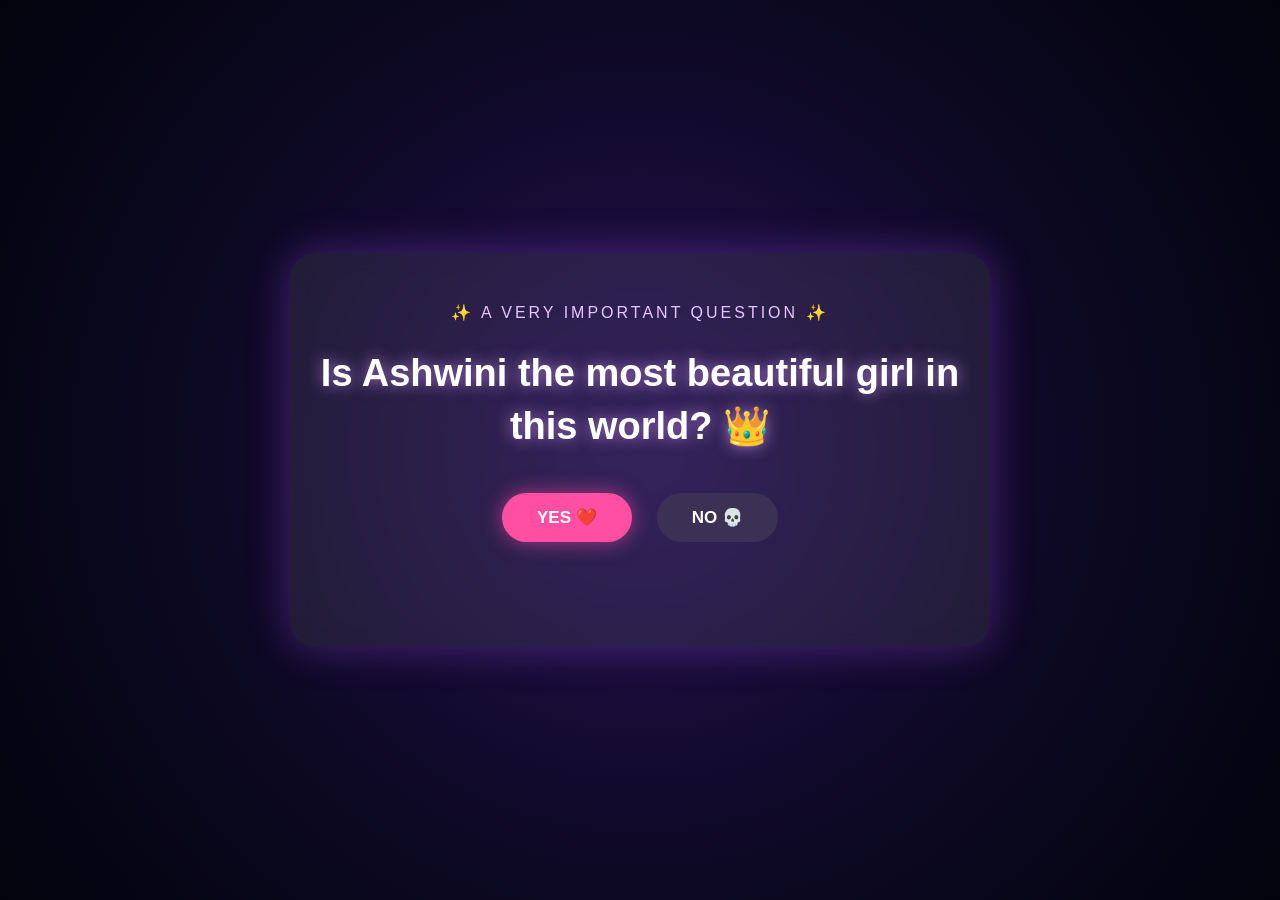
<file: index.html>
<!DOCTYPE html>
<html lang="en">
<head>
    <meta charset="UTF-8">
    <meta name="viewport" content="width=device-width, initial-scale=1.0">
    <title>A Very Important Question ❤️</title>

    <link rel="stylesheet" href="style.css">
</head>

<body>

    <div class="stars"></div>

    <main class="question-page">

        <p class="small-title">✨ A VERY IMPORTANT QUESTION ✨</p>

        <h1>Is Ashwini the most beautiful girl in this world? 👑</h1>

        <div class="buttons">
            <button id="yesBtn">YES ❤️</button>
            <button id="noBtn">NO 💀</button>
        </div>

        <p id="message"></p>

    </main>

    <script src="script.js"></script>

</body>
</html>
</file>
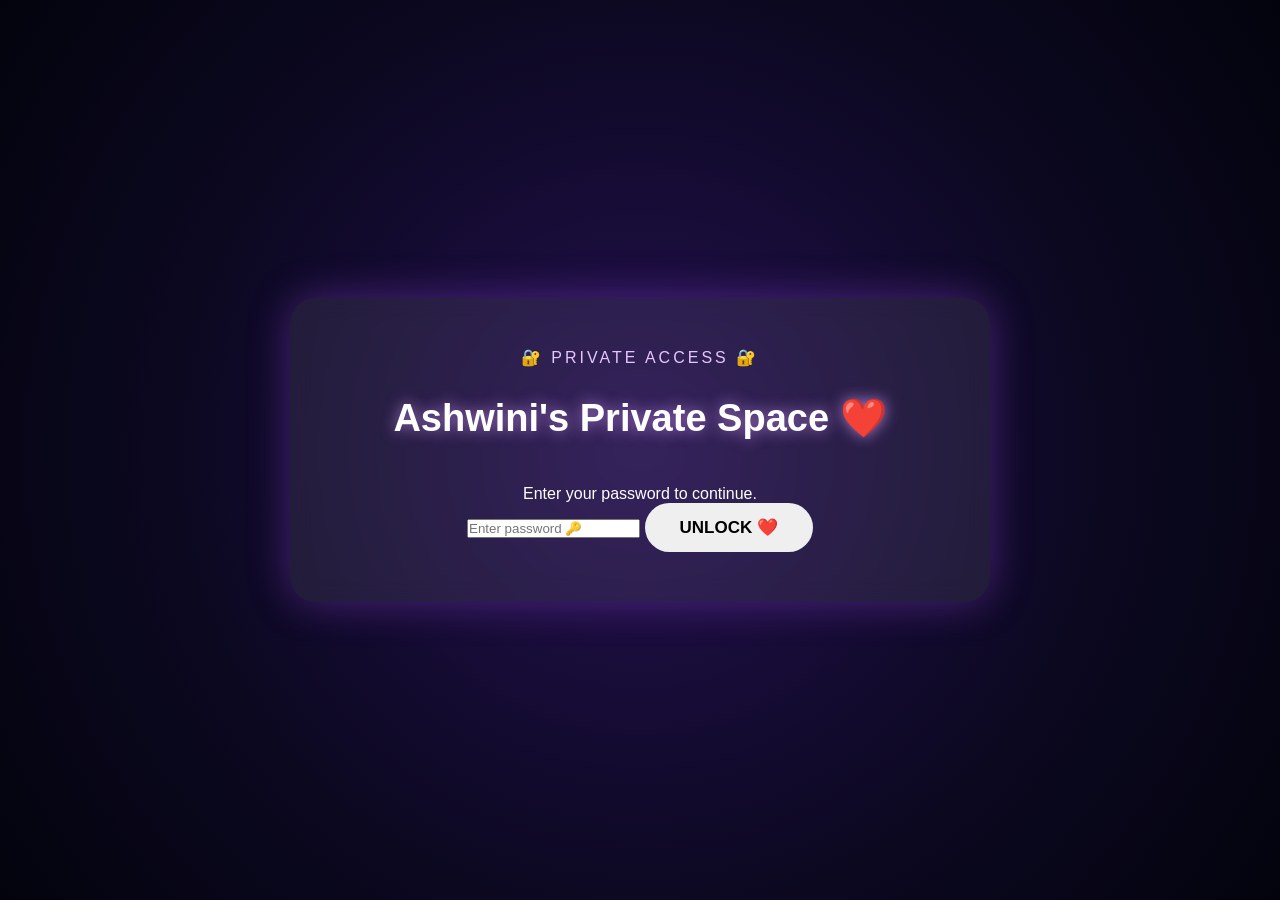
<file: admin.html>
<!DOCTYPE html>
<html lang="en">
<head>
    <meta charset="UTF-8">
    <meta name="viewport" content="width=device-width, initial-scale=1.0">

    <title>Private Access 🔐</title>

    <link rel="stylesheet" href="style.css">
</head>

<body>

    <main class="question-page">

        <p class="small-title">🔐 PRIVATE ACCESS 🔐</p>

        <h1>Ashwini's Private Space ❤️</h1>

        <p id="adminMessage">
            Enter your password to continue.
        </p>

        <div class="admin-box">

            <input
                type="password"
                id="adminPassword"
                placeholder="Enter password 🔑"
                autocomplete="off"
            >

            <button id="adminLogin">
                UNLOCK ❤️
            </button>

        </div>

    </main>


    <script>

        const adminPassword = "ashwini123";

        const passwordInput =
            document.getElementById("adminPassword");

        const adminLogin =
            document.getElementById("adminLogin");

        const adminMessage =
            document.getElementById("adminMessage");


        adminLogin.addEventListener("click", function () {

            const enteredPassword =
                passwordInput.value;


            if (enteredPassword === adminPassword) {

                localStorage.setItem(
                    "adminAccess",
                    "granted"
                );

                adminMessage.textContent =
                    "✨ ACCESS GRANTED ✨";

                setTimeout(function () {

                    window.location.href =
                        "responses.html";

                }, 800);

            }

            else {

                adminMessage.textContent =
                    "Wrong password 👀 Try again.";

                passwordInput.value = "";

            }

        });

    </script>

</body>
</html>
</file>
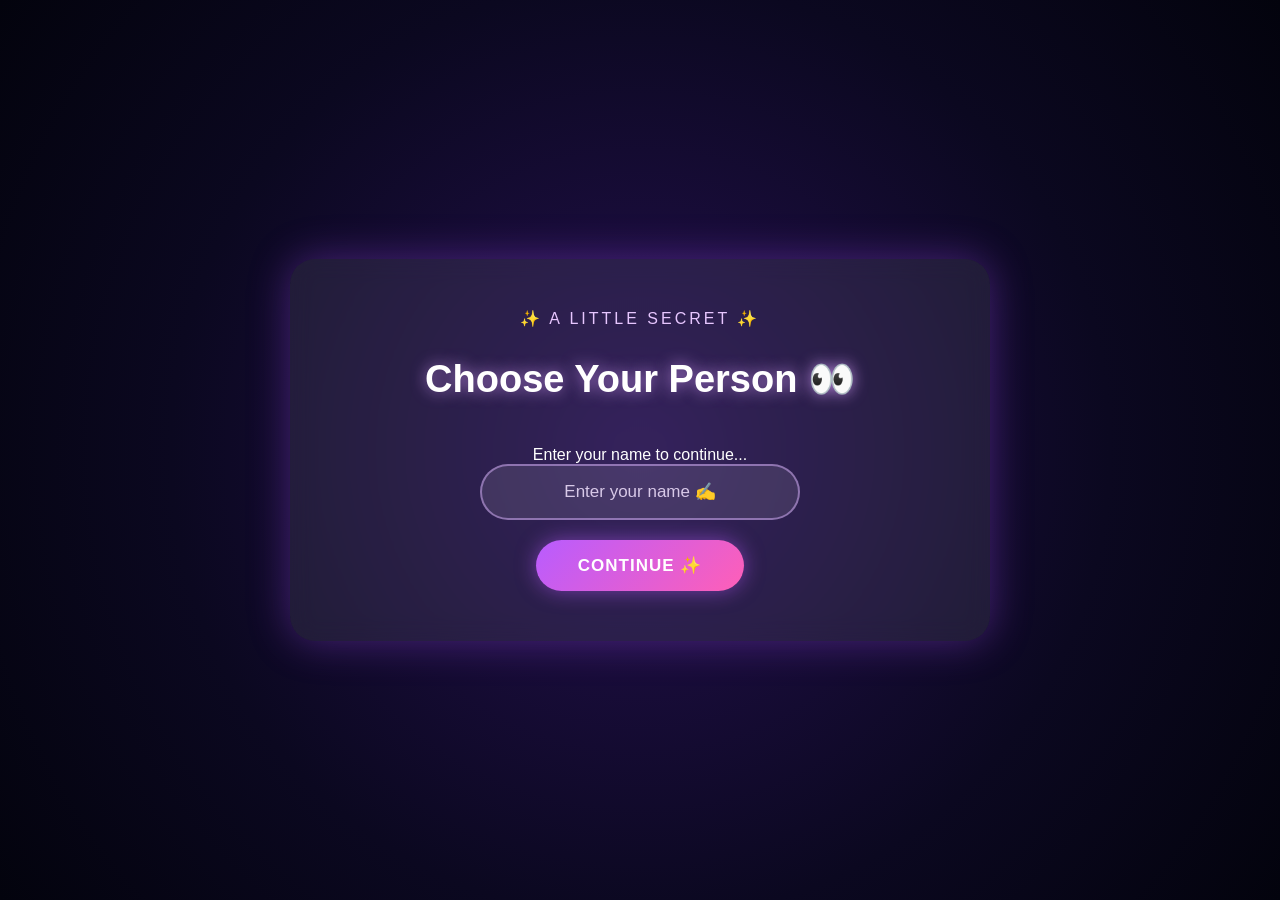
<file: page2.html>
<!DOCTYPE html>
<html lang="en">
<head>
    <meta charset="UTF-8">
    <meta name="viewport" content="width=device-width, initial-scale=1.0">

    <title>Choose Your Person ✨</title>

    <link rel="stylesheet" href="style.css">
</head>

<body>

    <main class="question-page">

    <p class="small-title">✨ A LITTLE SECRET ✨</p>

    <h1>Choose Your Person 👀</h1>

    <p id="page2Message">
        Enter your name to continue...
    </p>

    <div id="nameSection">
        <input
            type="text"
            id="nameInput"
            placeholder="Enter your name ✍️"
            autocomplete="off"
        >

        <button id="continueBtn">
            CONTINUE ✨
        </button>
    </div>

    <div id="passwordSection" style="display: none;">

        <p class="small-title">🔐 SECRET ACCESS</p>

        <input
            type="password"
            id="passwordInput"
            placeholder="Enter your password 🔑"
            autocomplete="off"
        >

        <button id="unlockBtn">
            UNLOCK ❤️
        </button>

    </div>

</main>

    <script>

    const continueBtn = document.getElementById("continueBtn");
    const unlockBtn = document.getElementById("unlockBtn");

    const nameInput = document.getElementById("nameInput");
    const passwordInput = document.getElementById("passwordInput");

    const page2Message = document.getElementById("page2Message");

    const nameSection = document.getElementById("nameSection");
    const passwordSection = document.getElementById("passwordSection");


    const friends = {

        "prabhu": "prabhu123",

        "bernice ruth": "bernice123",

        "dhanush": "dhanush123",

        "karthi": "karthi123",

        "franklin": "franklin123",

        "vasu": "vasu123",

        "selva": "selva123",

        "oli": "oli123",

        "varsha": "varsha123",

        "siva priya": "sivapriya123",

        "jani": "jani123",

        "jeya": "jeya123",

        "aishwarya": "aishwarya123",

        "rani": "rani123",

        "namitha": "namitha123",

        

    };


    let selectedPerson = "";


    // NAME CHECK

    continueBtn.addEventListener("click", function () {

        const name = nameInput.value.trim().toLowerCase();


        if (name === "") {

            page2Message.textContent =
                "Please enter your name 👀";

            return;
        }


        if (friends[name]) {

            selectedPerson = name;

            page2Message.textContent =
                "Ahh... so this is for you. 👀";


            nameSection.style.display = "none";

            passwordSection.style.display = "block";

        }

        else {

            page2Message.textContent =
                "Hmm... I don't recognize you 👀";

        }

    });


    // PASSWORD CHECK

    unlockBtn.addEventListener("click", function () {

        const password = passwordInput.value;


        if (password === friends[selectedPerson]) {
            localStorage.setItem("selectedPerson", selectedPerson);

            page2Message.textContent =
                "✨ ACCESS GRANTED ✨";


            setTimeout(function () {

                window.location.href = "page3.html";

            }, 1000);

        }

        else {

            page2Message.textContent =
                "Wrong password 👀 Try again.";

            passwordInput.value = "";

        }

    });

</script>
</body>
</html>
</file>
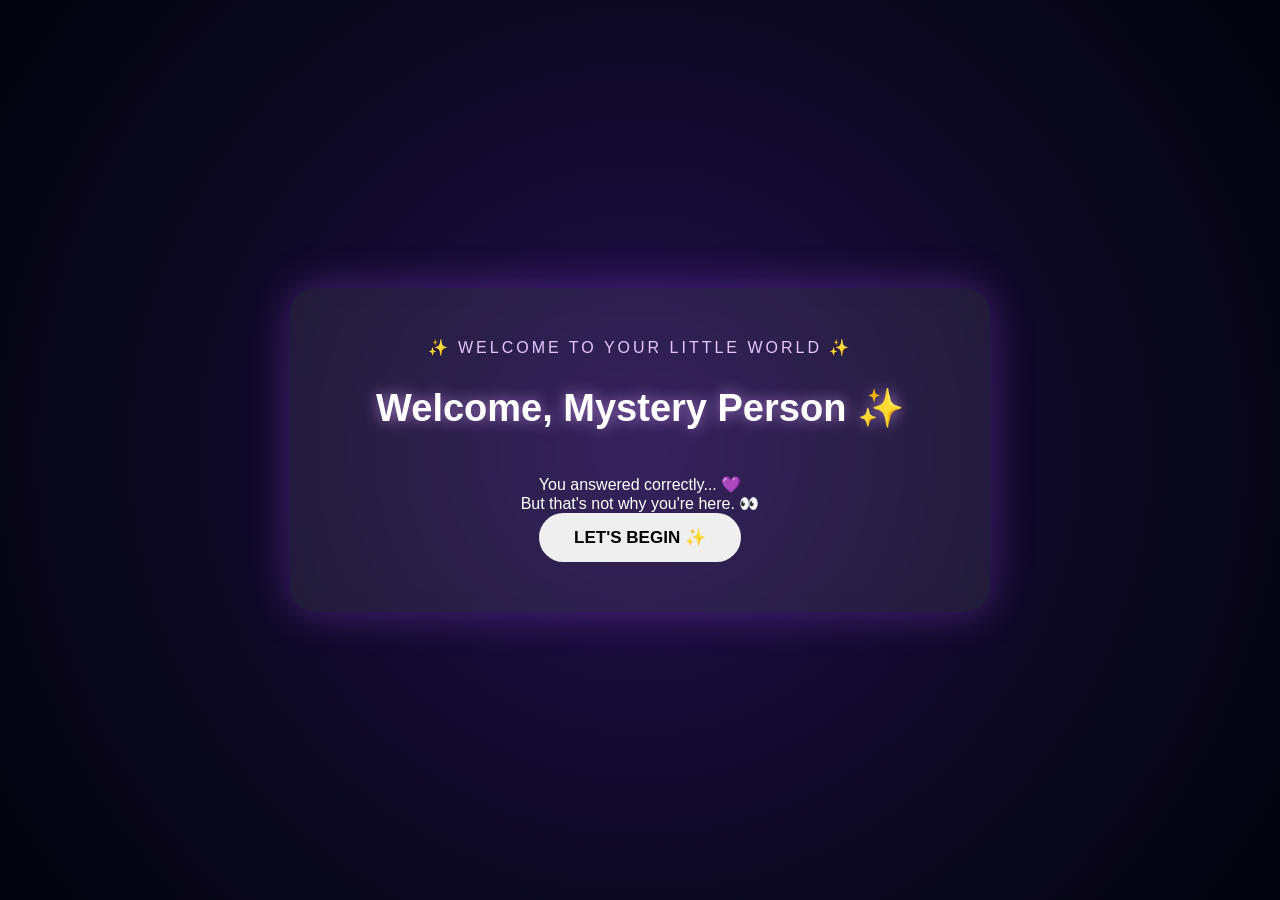
<file: page3.html>
<!DOCTYPE html>
<html lang="en">
<head>
    <meta charset="UTF-8">
    <meta name="viewport" content="width=device-width, initial-scale=1.0">

    <title>Magical World ✨</title>

    <link rel="stylesheet" href="style.css">
</head>

<body>

    <main class="question-page magical-page">

        <p class="small-title">✨ WELCOME TO YOUR LITTLE WORLD ✨</p>

        <h1 id="welcomeName">Welcome ✨</h1>

        <p class="magical-text">
            You answered correctly... 💜
        </p>

        <p class="magical-text">
            But that's not why you're here. 👀
        </p>

        <button id="beginBtn">
            LET'S BEGIN ✨
        </button>

    </main>

    <script>

        const selectedPerson = localStorage.getItem("selectedPerson");

        const welcomeName = document.getElementById("welcomeName");
        const beginBtn = document.getElementById("beginBtn");

        if (selectedPerson) {

            const formattedName =
                selectedPerson
                    .split(" ")
                    .map(word =>
                        word.charAt(0).toUpperCase() + word.slice(1)
                    )
                    .join(" ");

            welcomeName.textContent =
                "Welcome, " + formattedName + " ✨";

        } else {

            welcomeName.textContent =
                "Welcome, Mystery Person ✨";

        }

        beginBtn.addEventListener("click", function () {

            window.location.href = "page4.html";

        });

    </script>

</body>
</html>
</file>
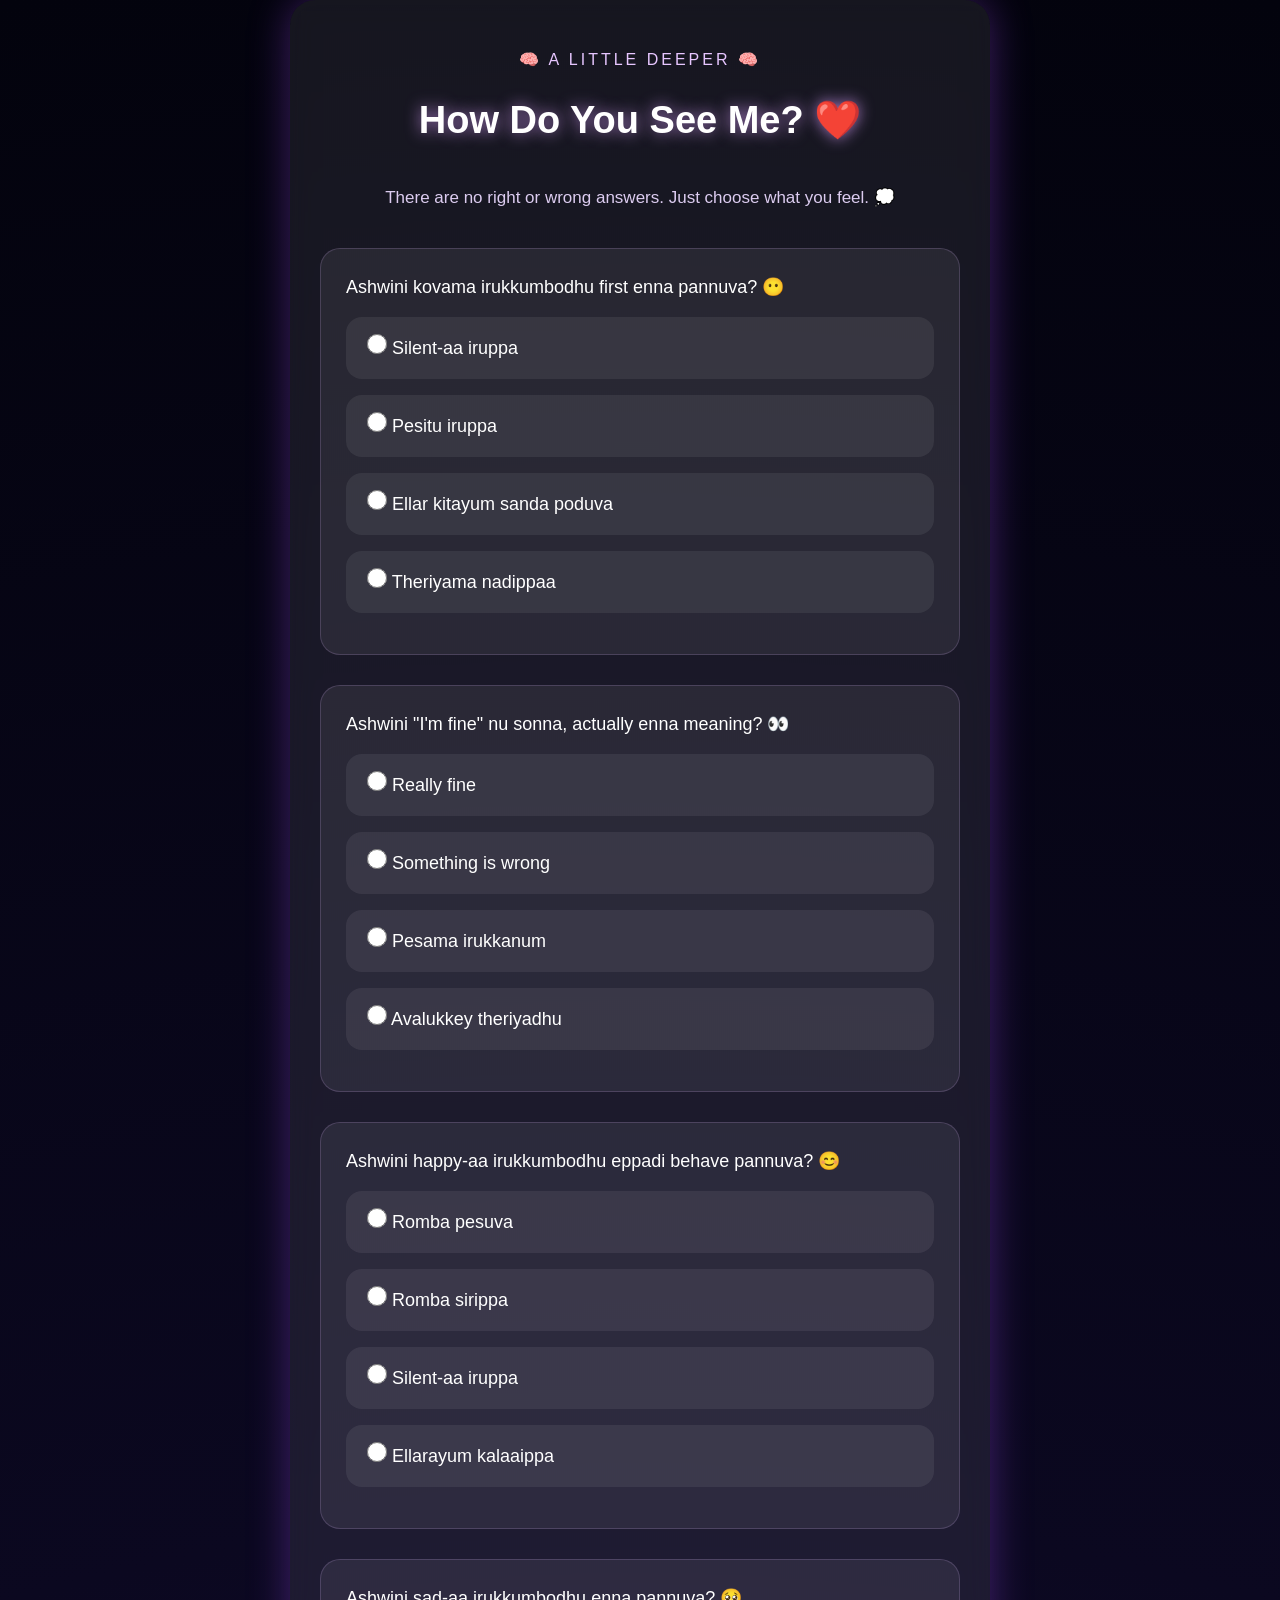
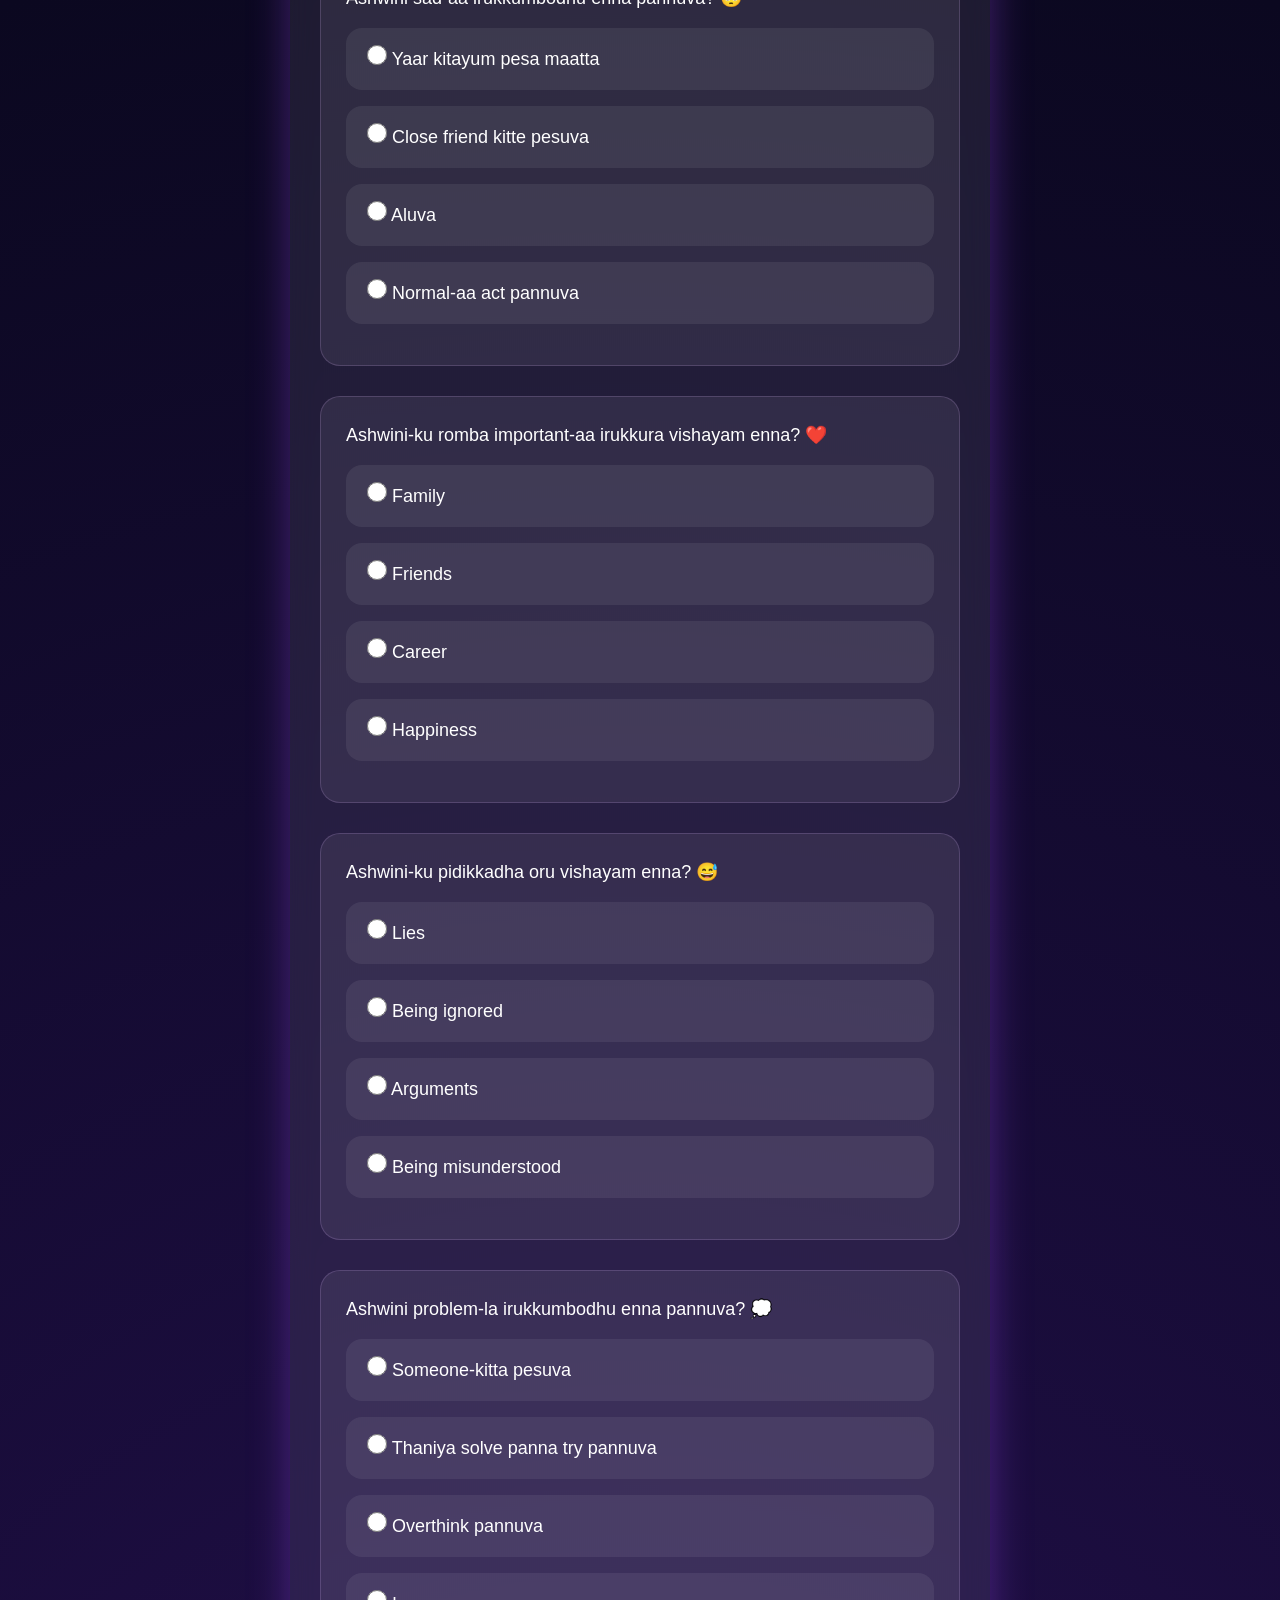
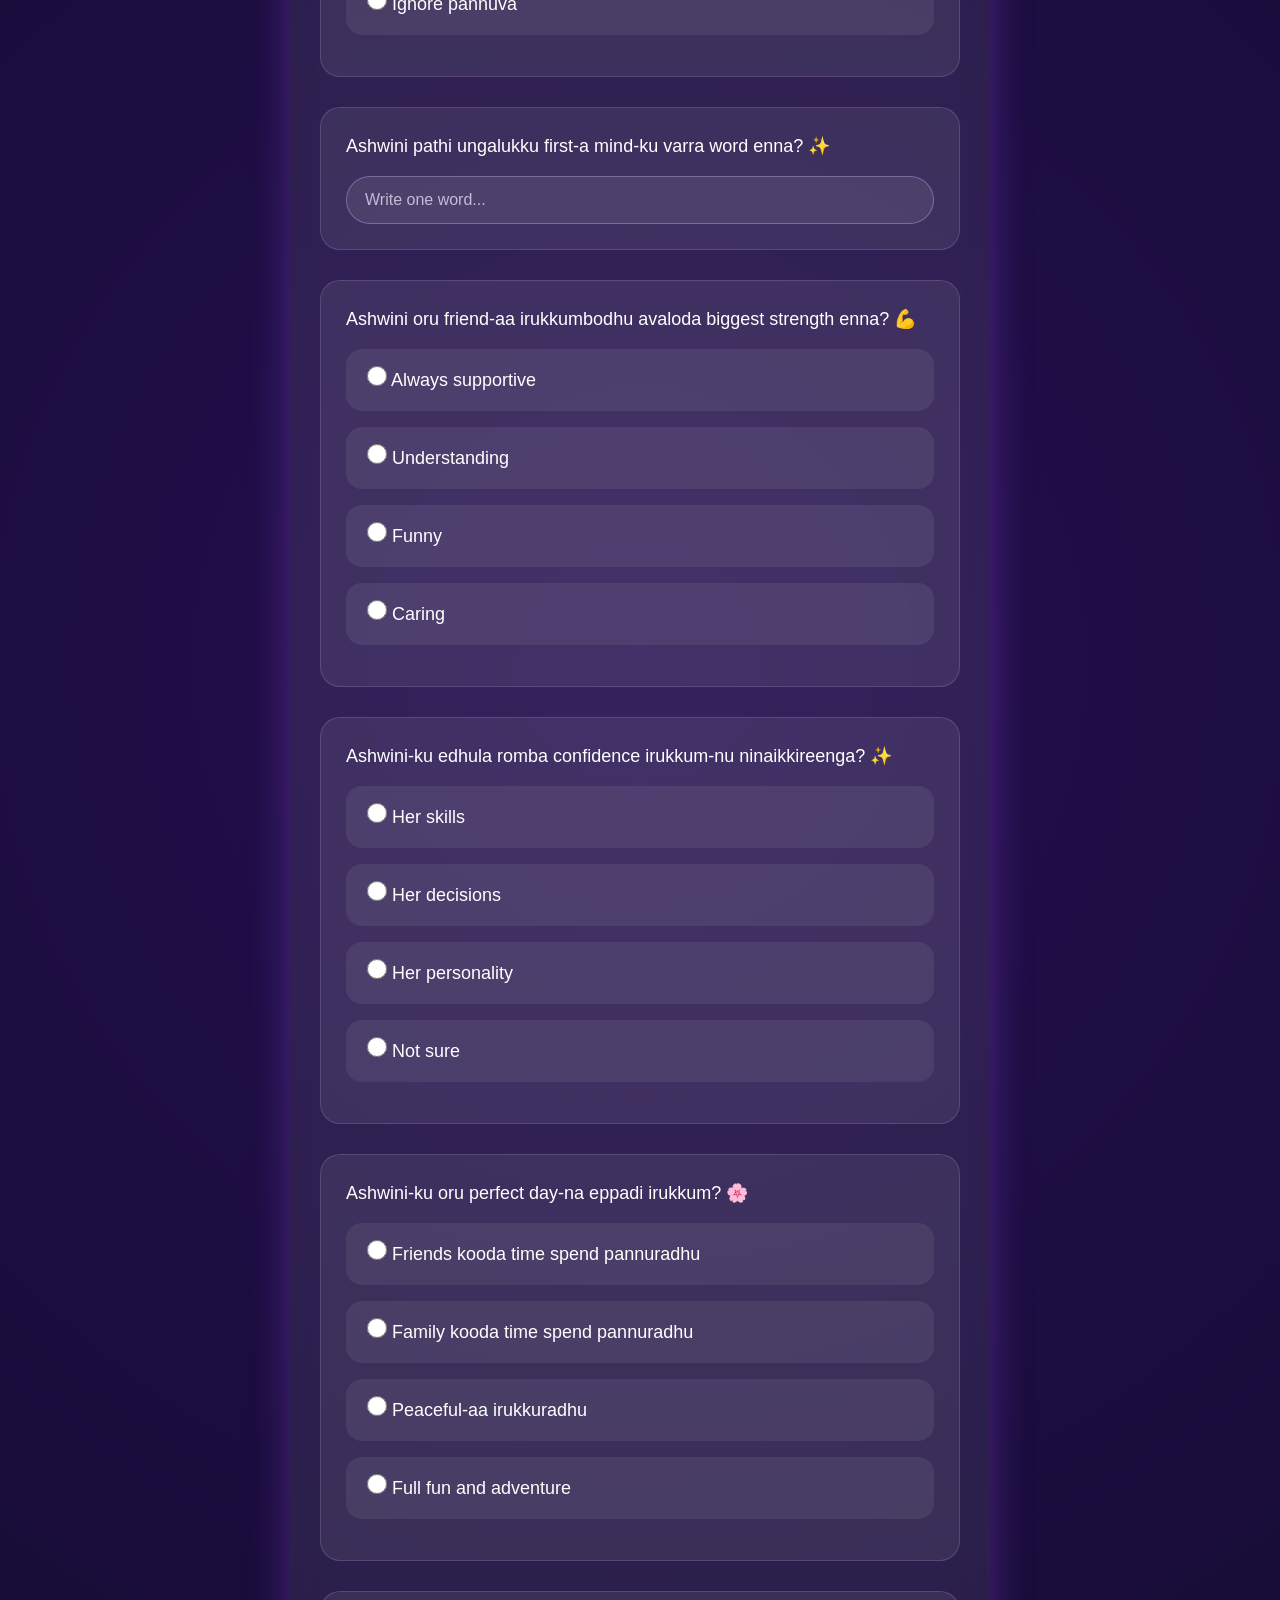
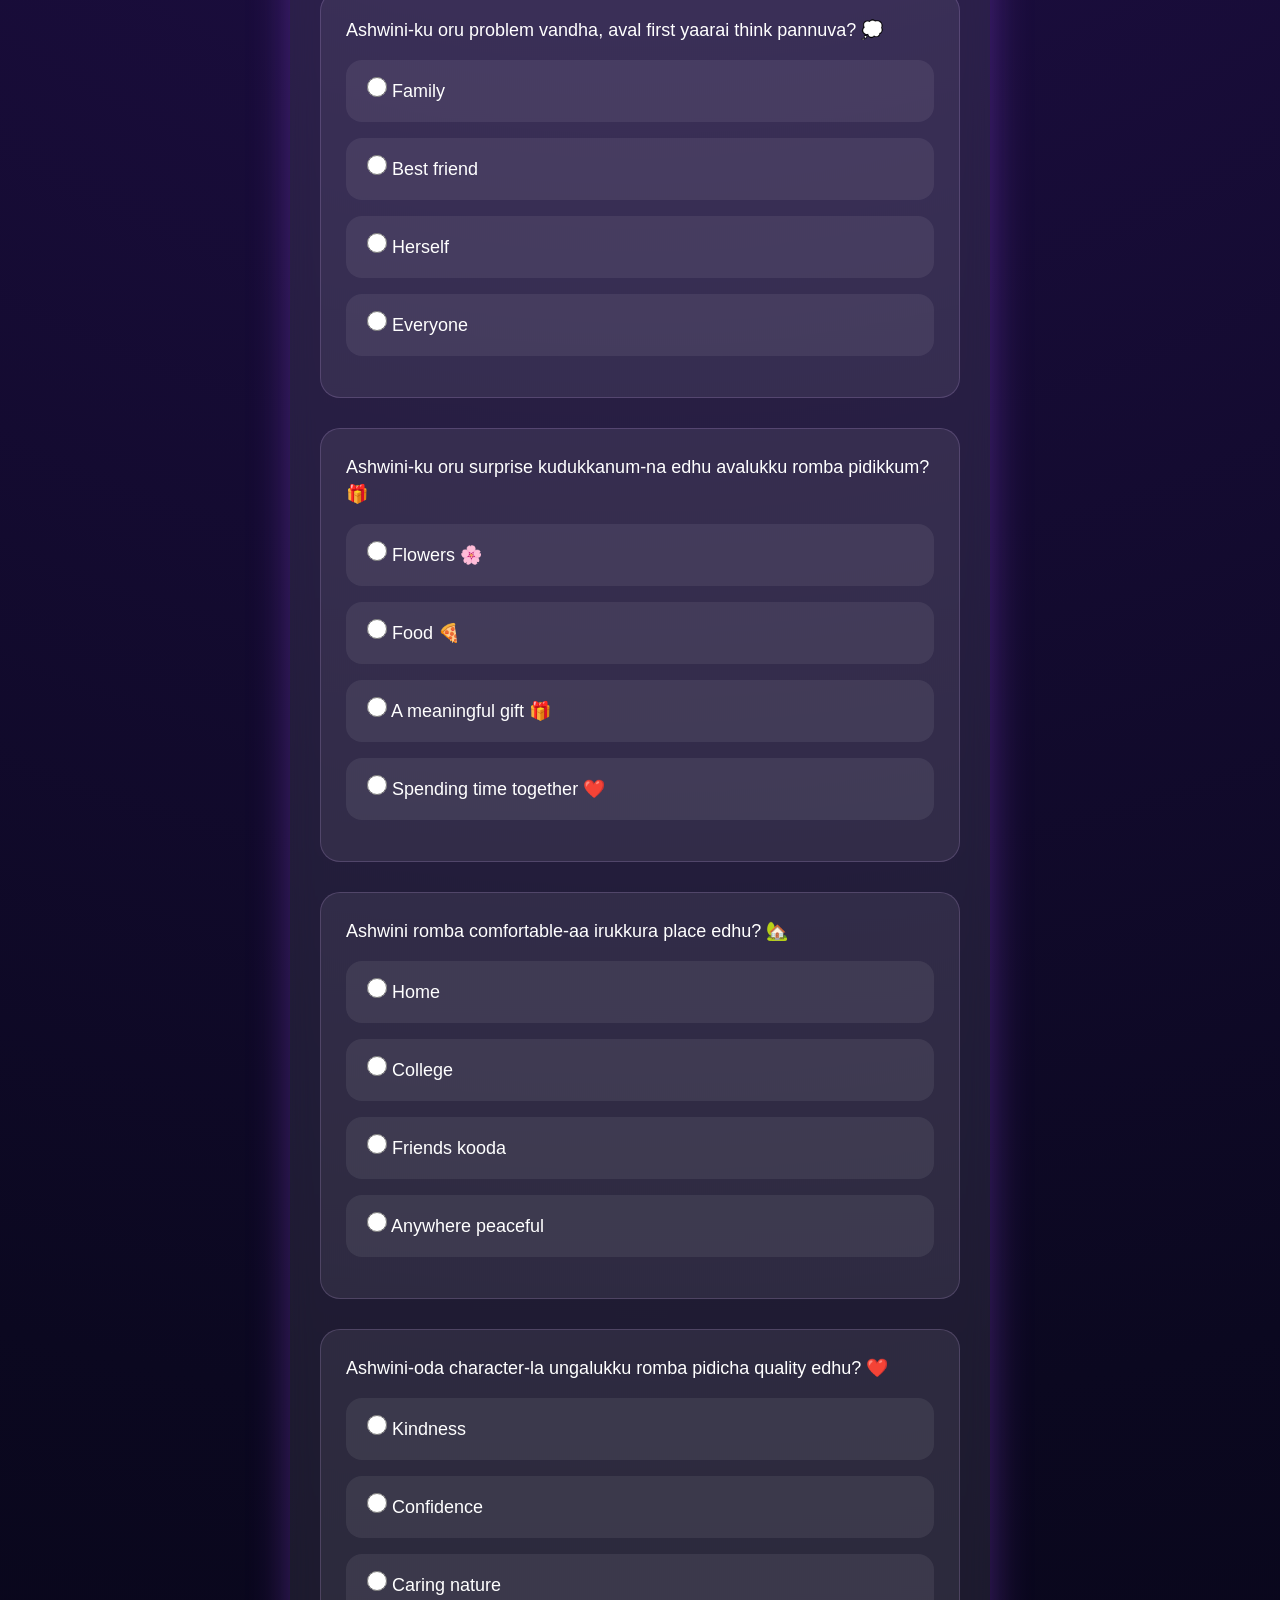
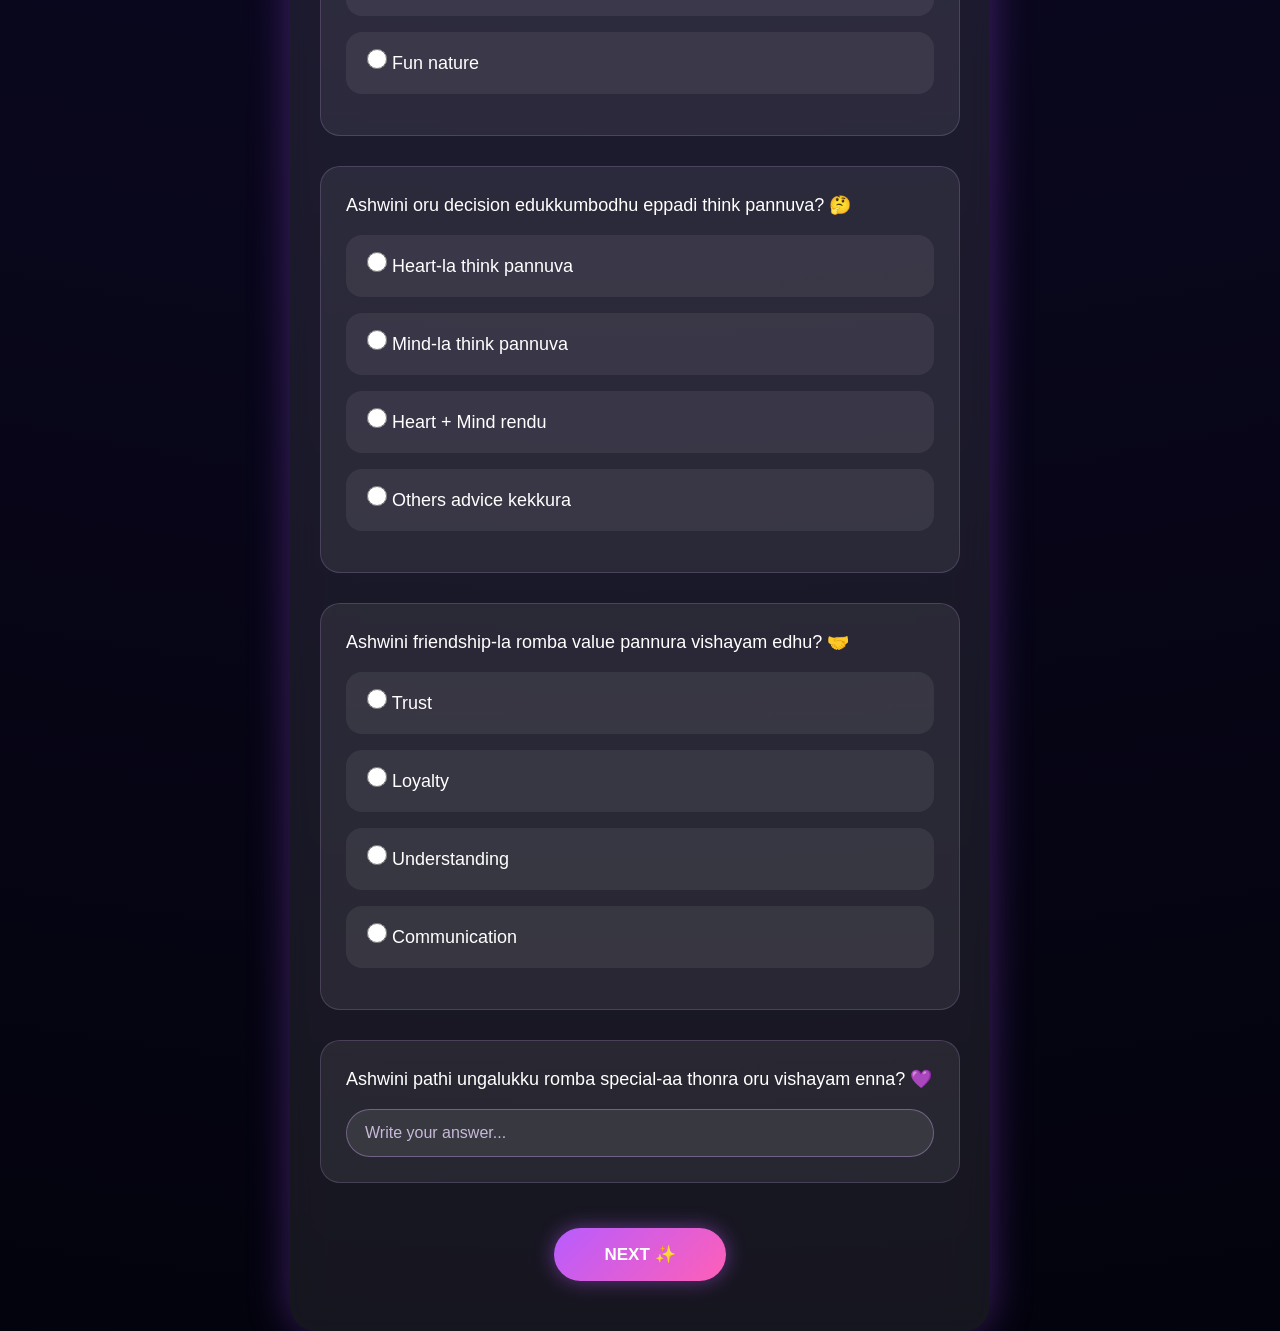
<file: page5.html>
<!DOCTYPE html>
<html lang="en">
<head>
    <meta charset="UTF-8">
    <meta name="viewport" content="width=device-width, initial-scale=1.0">

    <title>How Do You See Me? ❤️</title>

    <link rel="stylesheet" href="style.css">
</head>

<body>

    <main class="question-page page5">

        <p class="small-title">🧠 A LITTLE DEEPER 🧠</p>

        <h1>How Do You See Me? ❤️</h1>

        <p class="page-intro">
            There are no right or wrong answers. Just choose what you feel. 💭
        </p>

        <form id="howSeeForm" autocomplete="off">

            <!-- Question 1 -->
            <div class="question-box">
                <label>Ashwini kovama irukkumbodhu first enna pannuva? 😶</label>

                <label class="option">
                    <input type="radio" name="q1" value="Silent-aa iruppa">
                    Silent-aa iruppa
                </label>

                <label class="option">
                    <input type="radio" name="q1" value="Pesitu iruppa">
                    Pesitu iruppa
                </label>

                <label class="option">
                    <input type="radio" name="q1" value="Ellar kitayum sanda poduva">
                    Ellar kitayum sanda poduva
                </label>

                <label class="option">
                    <input type="radio" name="q1" value="Theriyama nadippaa">
                    Theriyama nadippaa
                </label>
            </div>


            <!-- Question 2 -->
            <div class="question-box">
                <label>Ashwini "I'm fine" nu sonna, actually enna meaning? 👀</label>

                <label class="option">
                    <input type="radio" name="q2" value="Really fine">
                    Really fine
                </label>

                <label class="option">
                    <input type="radio" name="q2" value="Something is wrong">
                    Something is wrong
                </label>

                <label class="option">
                    <input type="radio" name="q2" value="Pesama irukkanum">
                    Pesama irukkanum
                </label>

                <label class="option">
                    <input type="radio" name="q2" value="Avalukkey theriyadhu">
                    Avalukkey theriyadhu
                </label>
            </div>


            <!-- Question 3 -->
            <div class="question-box">
                <label>Ashwini happy-aa irukkumbodhu eppadi behave pannuva? 😊</label>

                <label class="option">
                    <input type="radio" name="q3" value="Romba pesuva">
                    Romba pesuva
                </label>

                <label class="option">
                    <input type="radio" name="q3" value="Romba sirippa">
                    Romba sirippa
                </label>

                <label class="option">
                    <input type="radio" name="q3" value="Silent-aa iruppa">
                    Silent-aa iruppa
                </label>

                <label class="option">
                    <input type="radio" name="q3" value="Ellarayum kalaaippa">
                    Ellarayum kalaaippa
                </label>
            </div>


            <!-- Question 4 -->
            <div class="question-box">
                <label>Ashwini sad-aa irukkumbodhu enna pannuva? 🥺</label>

                <label class="option">
                    <input type="radio" name="q4" value="Yaar kitayum pesa maatta">
                    Yaar kitayum pesa maatta
                </label>

                <label class="option">
                    <input type="radio" name="q4" value="Close friend kitte pesuva">
                    Close friend kitte pesuva
                </label>

                <label class="option">
                    <input type="radio" name="q4" value="Aluva">
                    Aluva
                </label>

                <label class="option">
                    <input type="radio" name="q4" value="Normal-aa act pannuva">
                    Normal-aa act pannuva
                </label>
            </div>


            <!-- Question 5 -->
            <div class="question-box">
                <label>Ashwini-ku romba important-aa irukkura vishayam enna? ❤️</label>

                <label class="option">
                    <input type="radio" name="q5" value="Family">
                    Family
                </label>

                <label class="option">
                    <input type="radio" name="q5" value="Friends">
                    Friends
                </label>

                <label class="option">
                    <input type="radio" name="q5" value="Career">
                    Career
                </label>

                <label class="option">
                    <input type="radio" name="q5" value="Happiness">
                    Happiness
                </label>
            </div>


            <!-- Question 6 -->
            <div class="question-box">
                <label>Ashwini-ku pidikkadha oru vishayam enna? 😅</label>

                <label class="option">
                    <input type="radio" name="q6" value="Lies">
                    Lies
                </label>

                <label class="option">
                    <input type="radio" name="q6" value="Being ignored">
                    Being ignored
                </label>

                <label class="option">
                    <input type="radio" name="q6" value="Arguments">
                    Arguments
                </label>

                <label class="option">
                    <input type="radio" name="q6" value="Being misunderstood">
                    Being misunderstood
                </label>
            </div>


            <!-- Question 7 -->
            <div class="question-box">
                <label>Ashwini problem-la irukkumbodhu enna pannuva? 💭</label>

                <label class="option">
                    <input type="radio" name="q7" value="Someone-kitta pesuva">
                    Someone-kitta pesuva
                </label>

                <label class="option">
                    <input type="radio" name="q7" value="Thaniya solve panna try pannuva">
                    Thaniya solve panna try pannuva
                </label>

                <label class="option">
                    <input type="radio" name="q7" value="Overthink pannuva">
                    Overthink pannuva
                </label>

                <label class="option">
                    <input type="radio" name="q7" value="Ignore pannuva">
                    Ignore pannuva
                </label>
            </div>


            <!-- Question 8 -->
            <div class="question-box">
                <label>Ashwini pathi ungalukku first-a mind-ku varra word enna? ✨</label>

                <input
                    type="text"
                    name="q8"
                    placeholder="Write one word..."
                >
            </div>
            <!-- Question 9 -->
<div class="question-box">
    <label>Ashwini oru friend-aa irukkumbodhu avaloda biggest strength enna? 💪</label>

    <label class="option">
        <input type="radio" name="q9" value="Supportive">
        Always supportive
    </label>

    <label class="option">
        <input type="radio" name="q9" value="Understanding">
        Understanding
    </label>

    <label class="option">
        <input type="radio" name="q9" value="Funny">
        Funny
    </label>

    <label class="option">
        <input type="radio" name="q9" value="Caring">
        Caring
    </label>
</div>

<!-- Question 10 -->
<div class="question-box">
    <label>Ashwini-ku edhula romba confidence irukkum-nu ninaikkireenga? ✨</label>

    <label class="option">
        <input type="radio" name="q10" value="Skills">
        Her skills
    </label>

    <label class="option">
        <input type="radio" name="q10" value="Decisions">
        Her decisions
    </label>

    <label class="option">
        <input type="radio" name="q10" value="Personality">
        Her personality
    </label>

    <label class="option">
        <input type="radio" name="q10" value="Not sure">
        Not sure
    </label>
</div>

<!-- Question 11 -->
<div class="question-box">
    <label>Ashwini-ku oru perfect day-na eppadi irukkum? 🌸</label>

    <label class="option">
        <input type="radio" name="q11" value="Friends">
        Friends kooda time spend pannuradhu
    </label>

    <label class="option">
        <input type="radio" name="q11" value="Family">
        Family kooda time spend pannuradhu
    </label>

    <label class="option">
        <input type="radio" name="q11" value="Peace">
        Peaceful-aa irukkuradhu
    </label>

    <label class="option">
        <input type="radio" name="q11" value="Adventure">
        Full fun and adventure
    </label>
</div>

<!-- Question 12 -->
<div class="question-box">
    <label>Ashwini-ku oru problem vandha, aval first yaarai think pannuva? 💭</label>

    <label class="option">
        <input type="radio" name="q12" value="Family">
        Family
    </label>

    <label class="option">
        <input type="radio" name="q12" value="Best Friend">
        Best friend
    </label>

    <label class="option">
        <input type="radio" name="q12" value="Herself">
        Herself
    </label>

    <label class="option">
        <input type="radio" name="q12" value="Everyone">
        Everyone
    </label>
</div>

<!-- Question 13 -->
<div class="question-box">
    <label>Ashwini-ku oru surprise kudukkanum-na edhu avalukku romba pidikkum? 🎁</label>

    <label class="option">
        <input type="radio" name="q13" value="Flowers">
        Flowers 🌸
    </label>

    <label class="option">
        <input type="radio" name="q13" value="Food">
        Food 🍕
    </label>

    <label class="option">
        <input type="radio" name="q13" value="Gift">
        A meaningful gift 🎁
    </label>

    <label class="option">
        <input type="radio" name="q13" value="Time">
        Spending time together ❤️
    </label>
</div>

<!-- Question 14 -->
<div class="question-box">
    <label>Ashwini romba comfortable-aa irukkura place edhu? 🏡</label>

    <label class="option">
        <input type="radio" name="q14" value="Home">
        Home
    </label>

    <label class="option">
        <input type="radio" name="q14" value="College">
        College
    </label>

    <label class="option">
        <input type="radio" name="q14" value="Friends">
        Friends kooda
    </label>

    <label class="option">
        <input type="radio" name="q14" value="Peaceful Place">
        Anywhere peaceful
    </label>
</div>

<!-- Question 15 -->
<div class="question-box">
    <label>Ashwini-oda character-la ungalukku romba pidicha quality edhu? ❤️</label>

    <label class="option">
        <input type="radio" name="q15" value="Kindness">
        Kindness
    </label>

    <label class="option">
        <input type="radio" name="q15" value="Confidence">
        Confidence
    </label>

    <label class="option">
        <input type="radio" name="q15" value="Caring">
        Caring nature
    </label>

    <label class="option">
        <input type="radio" name="q15" value="Fun">
        Fun nature
    </label>
</div>

<!-- Question 16 -->
<div class="question-box">
    <label>Ashwini oru decision edukkumbodhu eppadi think pannuva? 🤔</label>

    <label class="option">
        <input type="radio" name="q16" value="Heart">
        Heart-la think pannuva
    </label>

    <label class="option">
        <input type="radio" name="q16" value="Mind">
        Mind-la think pannuva
    </label>

    <label class="option">
        <input type="radio" name="q16" value="Both">
        Heart + Mind rendu
    </label>

    <label class="option">
        <input type="radio" name="q16" value="Advice">
        Others advice kekkura
    </label>
</div>

<!-- Question 17 -->
<div class="question-box">
    <label>Ashwini friendship-la romba value pannura vishayam edhu? 🤝</label>

    <label class="option">
        <input type="radio" name="q17" value="Trust">
        Trust
    </label>

    <label class="option">
        <input type="radio" name="q17" value="Loyalty">
        Loyalty
    </label>

    <label class="option">
        <input type="radio" name="q17" value="Understanding">
        Understanding
    </label>

    <label class="option">
        <input type="radio" name="q17" value="Communication">
        Communication
    </label>
</div>

<!-- Question 18 -->
<div class="question-box">
    <label>Ashwini pathi ungalukku romba special-aa thonra oru vishayam enna? 💜</label>

    <input
        type="text"
        name="q18"
        placeholder="Write your answer..."
    >
</div>


            <button type="submit" class="next-btn">
                NEXT ✨
            </button>

        </form>

    </main>


    <script>

const howSeeForm = document.getElementById("howSeeForm");

howSeeForm.addEventListener("submit", function(event) {

    event.preventDefault();

    const formData = new FormData(howSeeForm);

    const answers = {

        q1: formData.get("q1"),
        q2: formData.get("q2"),
        q3: formData.get("q3"),
        q4: formData.get("q4"),
        q5: formData.get("q5"),
        q6: formData.get("q6"),
        q7: formData.get("q7"),
        q8: formData.get("q8"),
        q9: formData.get("q9"),
        q10: formData.get("q10"),
        q11: formData.get("q11"),
        q12: formData.get("q12"),
        q13: formData.get("q13"),
        q14: formData.get("q14"),
        q15: formData.get("q15"),
        q16: formData.get("q16"),
        q17: formData.get("q17"),
        q18: formData.get("q18")

    };


    const selectedPerson =
        localStorage.getItem("selectedPerson");


    localStorage.setItem(
        "howSeeAnswers_" + selectedPerson,
        JSON.stringify(answers)
    );


    window.location.href = "page6.html";

});


window.addEventListener("pageshow", function () {

    document
        .getElementById("howSeeForm")
        .reset();

});

</script>
</body>
</html>
</file>
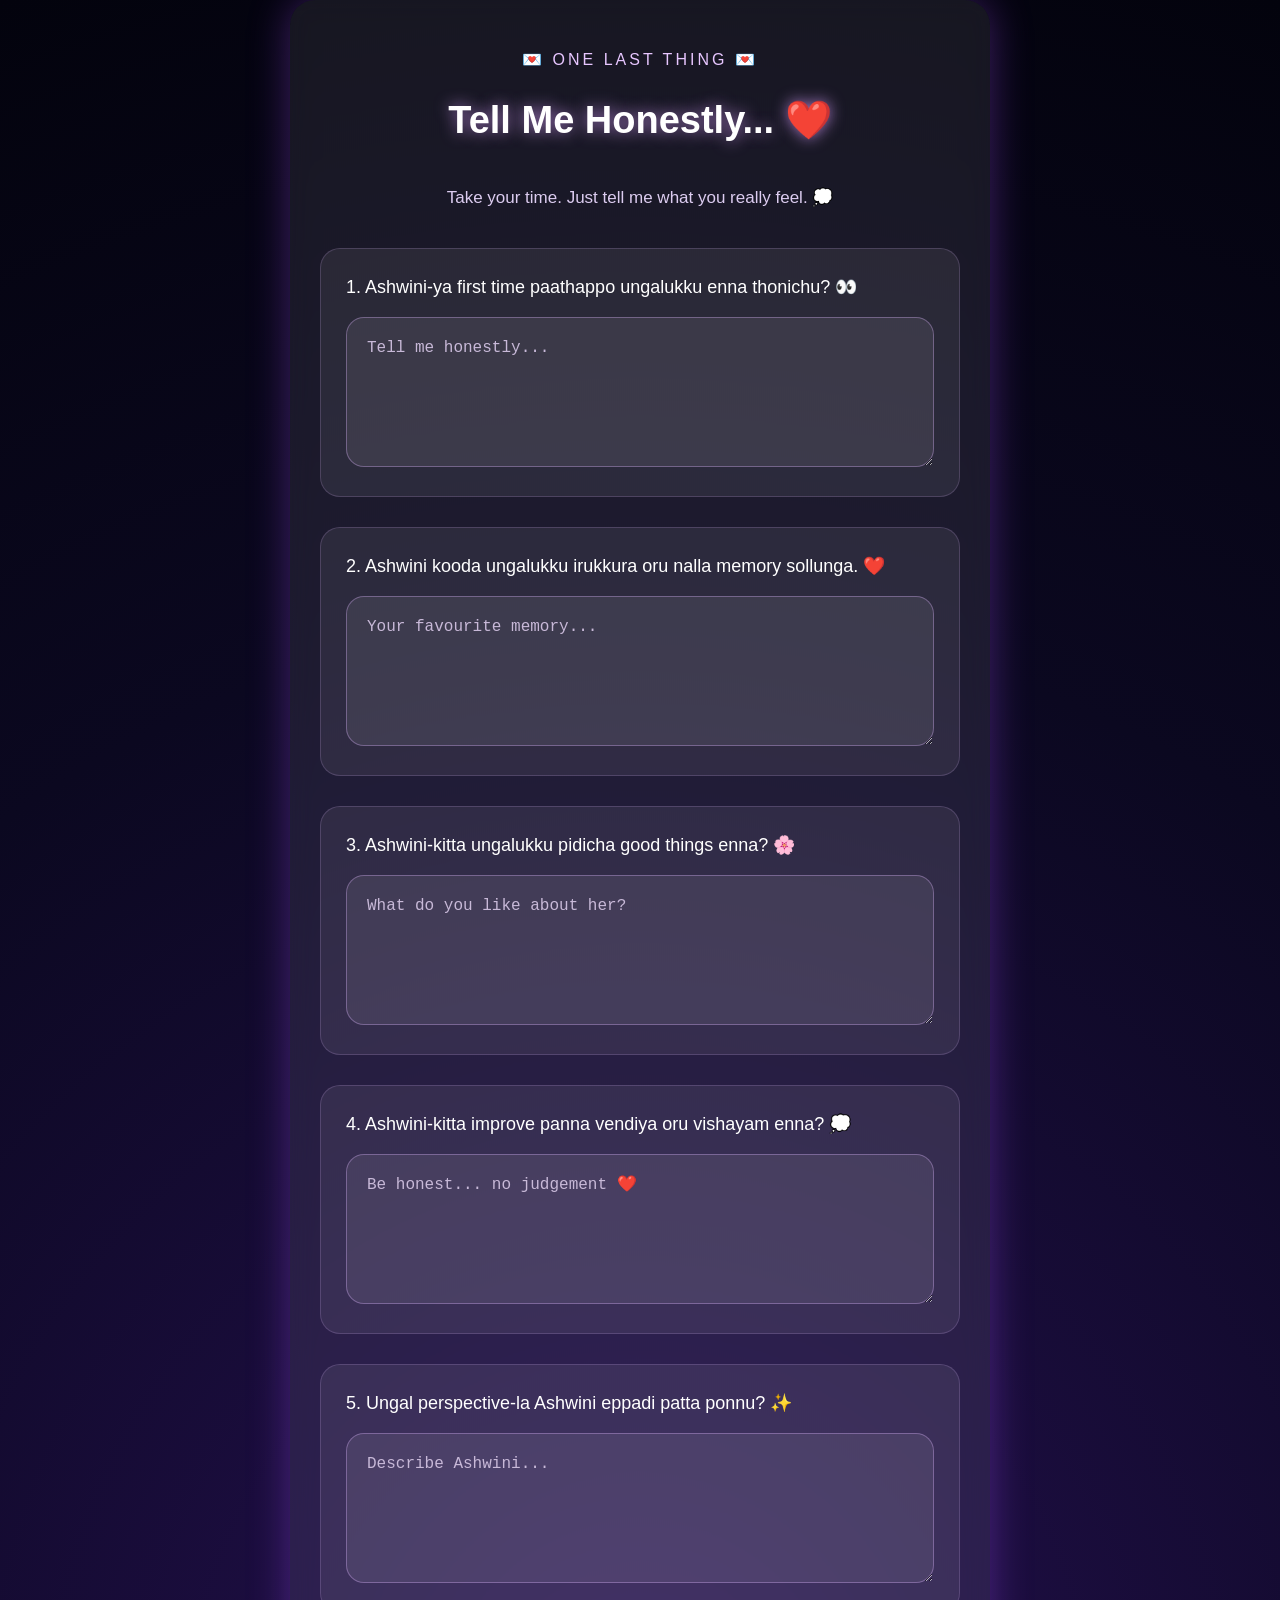
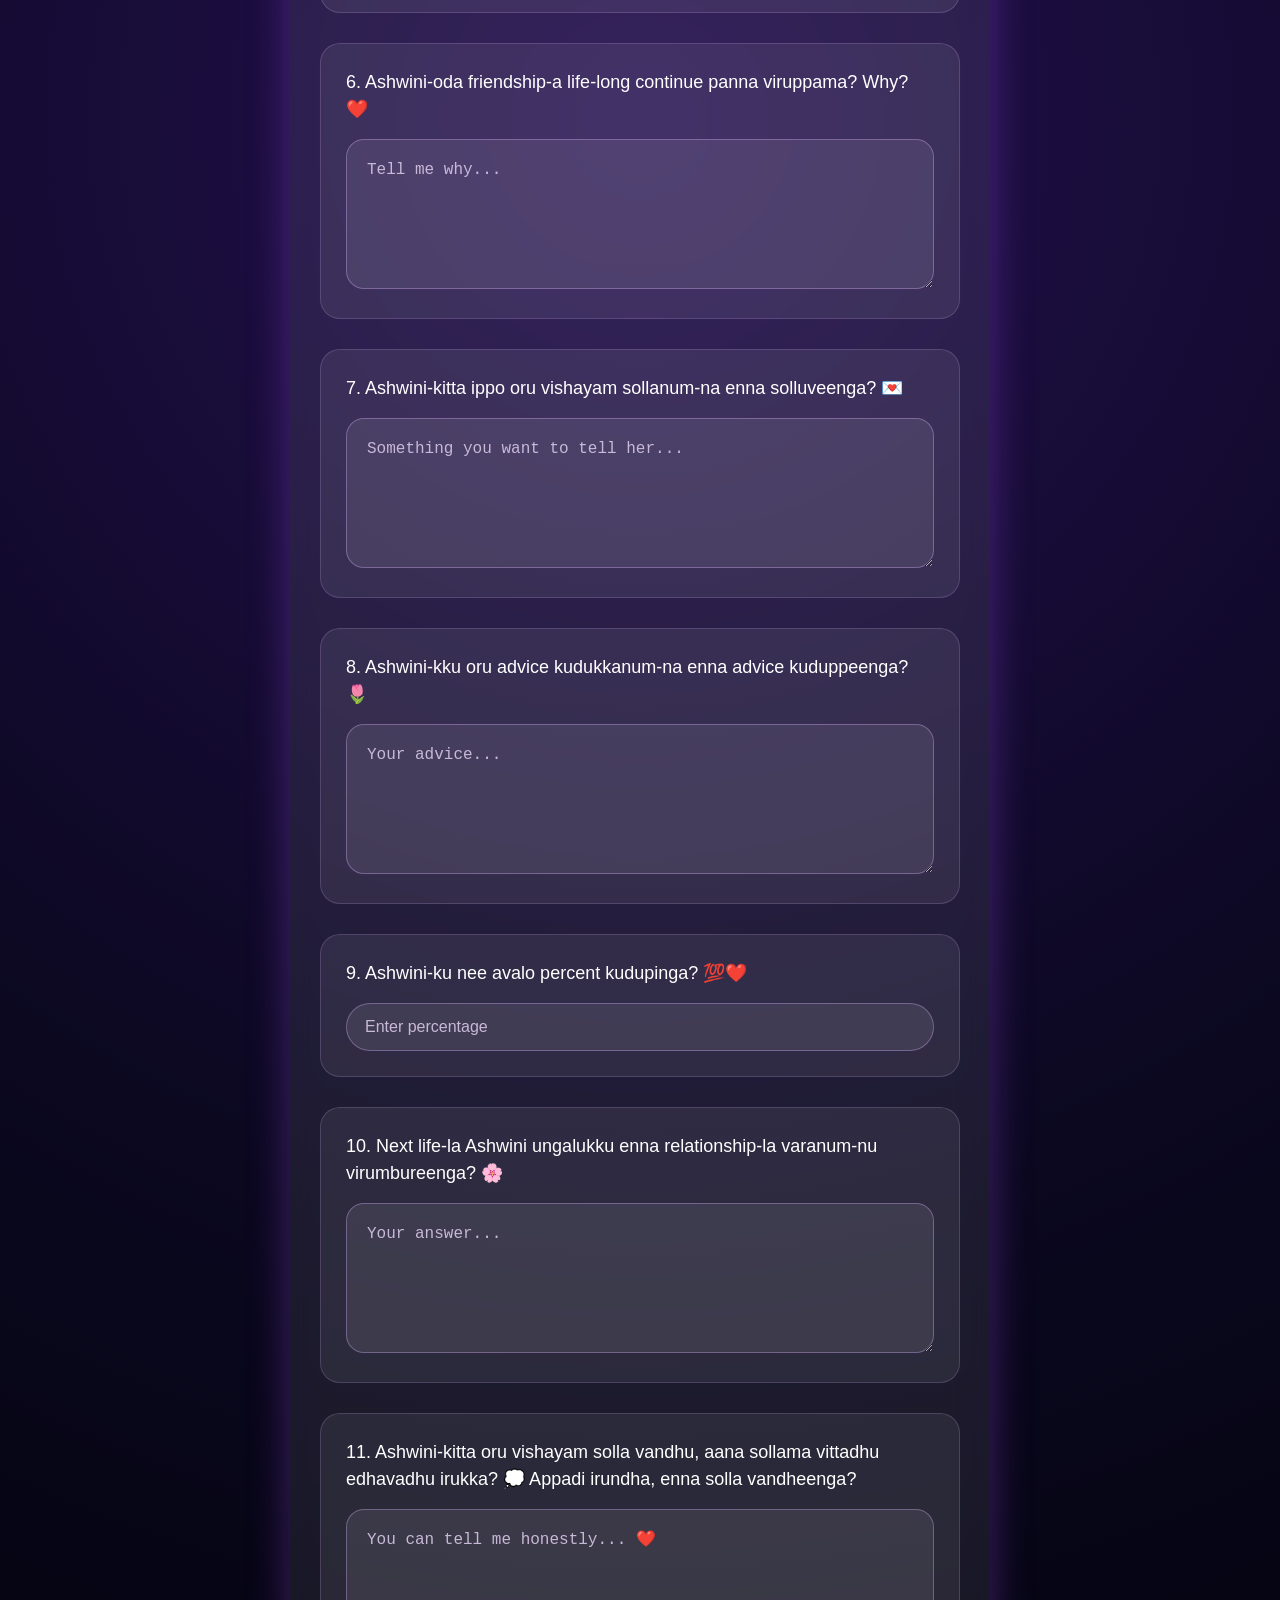
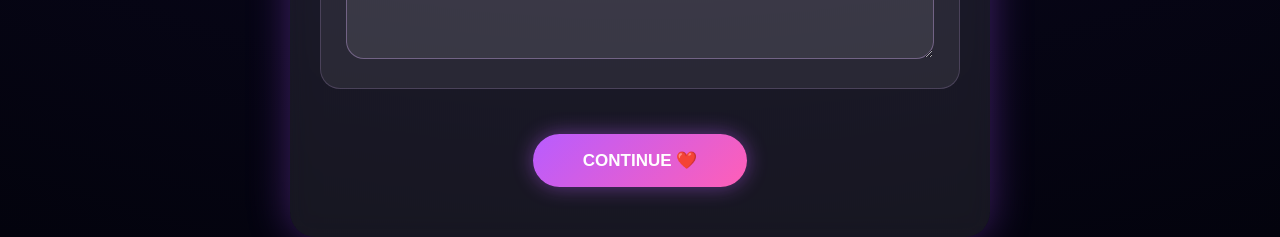
<file: page6.html>
<!DOCTYPE html>
<html lang="en">
<head>
    <meta charset="UTF-8">
    <meta name="viewport" content="width=device-width, initial-scale=1.0">

    <title>Tell Me Honestly 💌</title>

    <link rel="stylesheet" href="style.css">
</head>

<body>

    <main class="question-page page6">

        <p class="small-title">💌 ONE LAST THING 💌</p>

        <h1>Tell Me Honestly... ❤️</h1>

        <p class="page-intro">
            Take your time. Just tell me what you really feel. 💭
        </p>

        <form id="honestForm" autocomplete="off">

            <!-- Question 1 -->
            <div class="question-box">
                <label>
                    1. Ashwini-ya first time paathappo ungalukku enna thonichu? 👀
                </label>

                <textarea
                    name="q1"
                    placeholder="Tell me honestly..."
                ></textarea>
            </div>


            <!-- Question 2 -->
            <div class="question-box">
                <label>
                    2. Ashwini kooda ungalukku irukkura oru nalla memory sollunga. ❤️
                </label>

                <textarea
                    name="q2"
                    placeholder="Your favourite memory..."
                ></textarea>

            </div>


            <!-- Question 3 -->
            <div class="question-box">
                <label>
                    3. Ashwini-kitta ungalukku pidicha good things enna? 🌸
                </label>

                <textarea
                    name="q3"
                    placeholder="What do you like about her?"
                ></textarea>
            </div>


            <!-- Question 4 -->
            <div class="question-box">
                <label>
                    4. Ashwini-kitta improve panna vendiya oru vishayam enna? 💭
                </label>

                <textarea
                    name="q4"
                    placeholder="Be honest... no judgement ❤️"
                ></textarea>
            </div>


            <!-- Question 5 -->
            <div class="question-box">
                <label>
                    5. Ungal perspective-la Ashwini eppadi patta ponnu? ✨
                </label>

                <textarea
                    name="q5"
                    placeholder="Describe Ashwini..."
                ></textarea>
            </div>


            <!-- Question 6 -->
            <div class="question-box">
                <label>
                    6. Ashwini-oda friendship-a life-long continue panna viruppama? Why? ❤️
                </label>

                <textarea
                    name="q6"
                    placeholder="Tell me why..."
                ></textarea>
            </div>


            <!-- Question 7 -->
            <div class="question-box">
                <label>
                    7. Ashwini-kitta ippo oru vishayam sollanum-na enna solluveenga? 💌
                </label>

                <textarea
                    name="q7"
                    placeholder="Something you want to tell her..."
                ></textarea>
            </div>


            <!-- Question 8 -->
            <div class="question-box">
                <label>
                    8. Ashwini-kku oru advice kudukkanum-na enna advice kuduppeenga? 🌷
                </label>

                <textarea
                    name="q8"
                    placeholder="Your advice..."
                ></textarea>
            </div>


            <!-- Question 9 -->
            <div class="question-box">
                <label>
                    9. Ashwini-ku nee avalo percent kudupinga? 💯❤️
                </label>

                <input
                    type="number"
                    name="q9"
                    min="0"
                    max="100"
                    placeholder="Enter percentage"
                >
            </div>


            <!-- Question 10 -->
            <div class="question-box">
                <label>
                    10. Next life-la Ashwini ungalukku enna relationship-la varanum-nu virumbureenga? 🌸
                </label>

                <textarea
                    name="q10"
                    placeholder="Your answer..."
                ></textarea>
            </div>
            <!-- Question 11 -->
            <div class="question-box">
               <label>
                 11. Ashwini-kitta oru vishayam solla vandhu, aana sollama vittadhu edhavadhu irukka? 💭
                        Appadi irundha, enna solla vandheenga?
              </label>

                 <textarea
                       name="q11"
                       placeholder="You can tell me honestly... ❤️"
                 ></textarea>
            </div>


            <button type="submit" class="next-btn">
                CONTINUE ❤️
            </button>

        </form>

    </main>


   <script>

const honestForm = document.getElementById("honestForm");

honestForm.addEventListener("submit", function(event) {

    event.preventDefault();

    const formData = new FormData(honestForm);

    const answers = {

        q1: formData.get("q1"),
        q2: formData.get("q2"),
        q3: formData.get("q3"),
        q4: formData.get("q4"),
        q5: formData.get("q5"),
        q6: formData.get("q6"),
        q7: formData.get("q7"),
        q8: formData.get("q8"),
        q9: formData.get("q9"),
        q10: formData.get("q10"),
        q11: formData.get("q11")

    };


    const selectedPerson =
        localStorage.getItem("selectedPerson");


    localStorage.setItem(
        "honestAnswers_" + selectedPerson,
        JSON.stringify(answers)
    );


    window.location.href = "page7.html";

});


window.addEventListener("pageshow", function () {

    document
        .getElementById("honestForm")
        .reset();

});

</script>

</body>
</html>
</file>
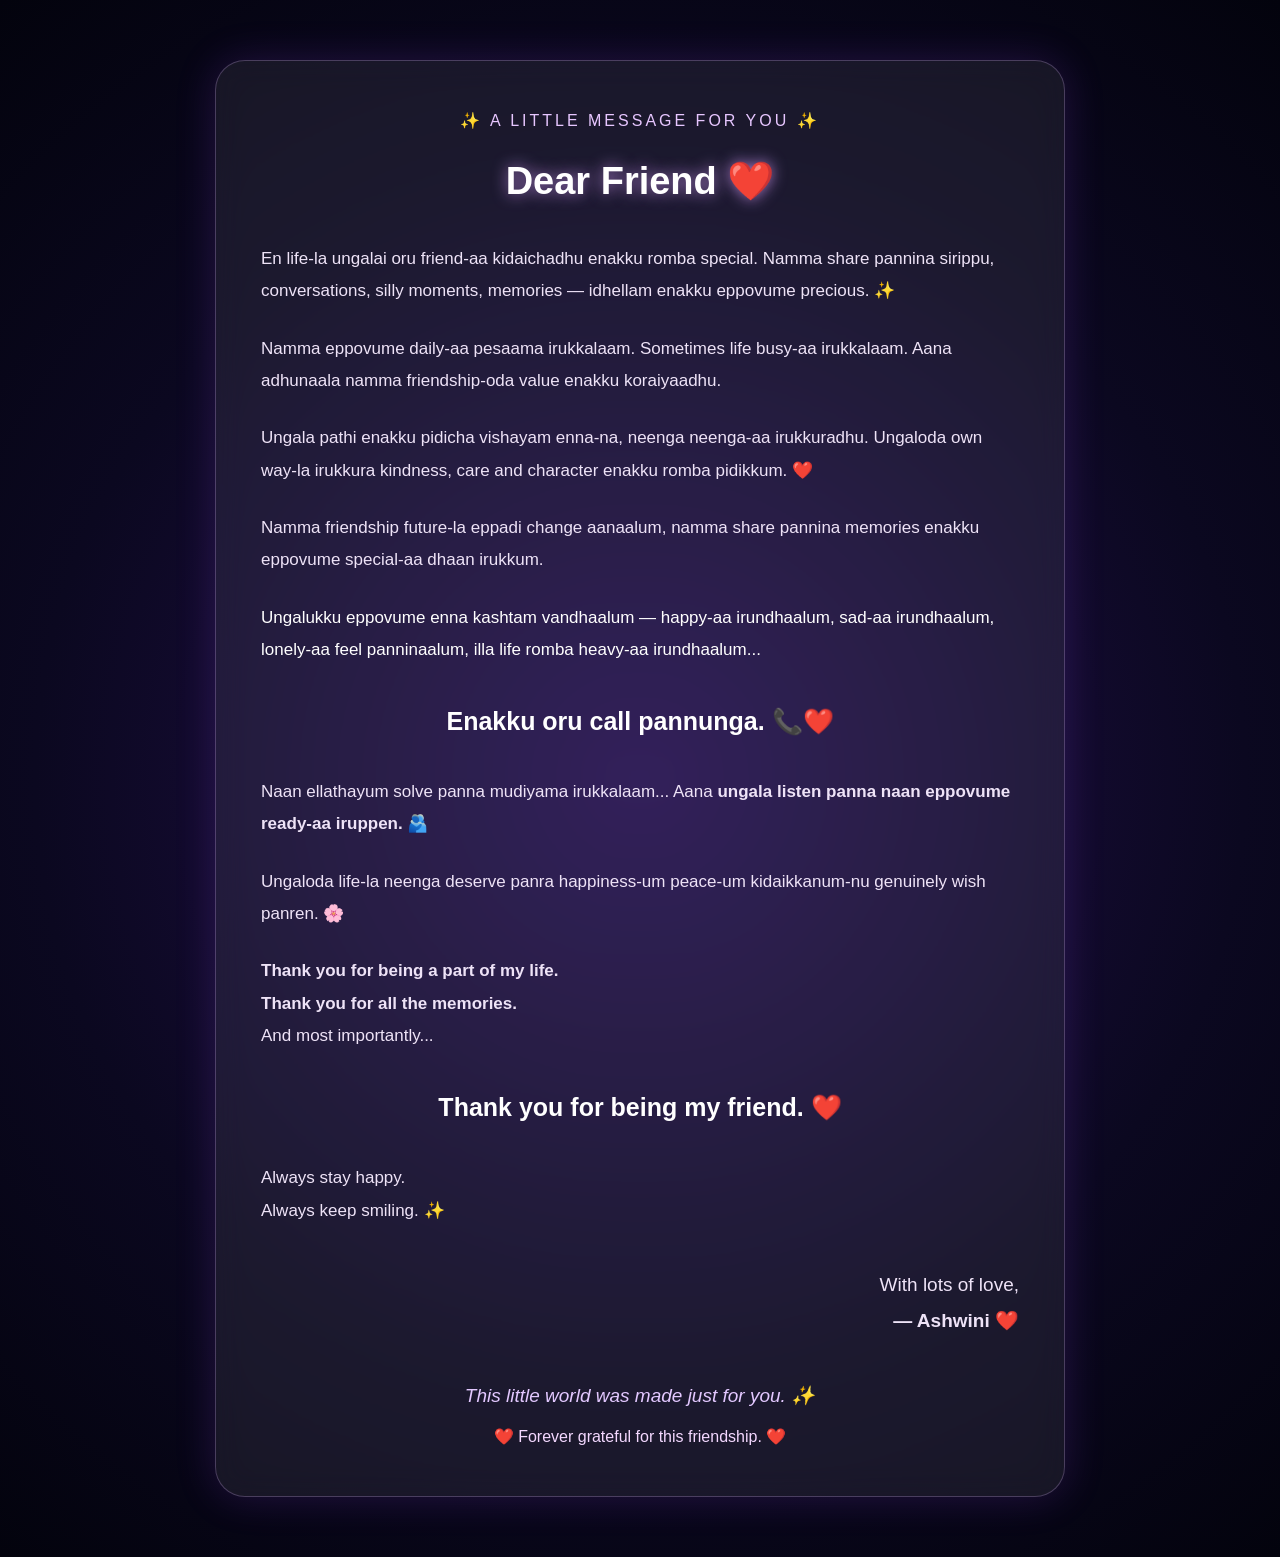
<file: page7.html>
<!DOCTYPE html>
<html lang="en">
<head>
    <meta charset="UTF-8">
    <meta name="viewport" content="width=device-width, initial-scale=1.0">

    <title>A Little Message For You ❤️</title>

    <link rel="stylesheet" href="style.css">
</head>

<body>

    <main class="final-page">

        <div class="final-card">

            <p class="small-title">✨ A LITTLE MESSAGE FOR YOU ✨</p>

            <h1 id="friendName">Dear Friend ❤️</h1>

            <div class="message">

                <p>
                    En life-la ungalai oru friend-aa kidaichadhu
                    enakku romba special. Namma share pannina
                    sirippu, conversations, silly moments, memories —
                    idhellam enakku eppovume precious. ✨
                </p>

                <p>
                    Namma eppovume daily-aa pesaama irukkalaam.
                    Sometimes life busy-aa irukkalaam.
                    Aana adhunaala namma friendship-oda value
                    enakku koraiyaadhu.
                </p>

                <p>
                    Ungala pathi enakku pidicha vishayam enna-na,
                    neenga neenga-aa irukkuradhu.
                    Ungaloda own way-la irukkura kindness,
                    care and character enakku romba pidikkum. ❤️
                </p>

                <p>
                    Namma friendship future-la eppadi change aanaalum,
                    namma share pannina memories enakku eppovume
                    special-aa dhaan irukkum.
                </p>

                <p class="special-message">
                    Ungalukku eppovume enna kashtam vandhaalum —
                    happy-aa irundhaalum, sad-aa irundhaalum,
                    lonely-aa feel panninaalum, illa life romba
                    heavy-aa irundhaalum...
                </p>

                <h2>
                    Enakku oru call pannunga. 📞❤️
                </h2>

                <p>
                    Naan ellathayum solve panna mudiyama irukkalaam...
                    Aana <strong>ungala listen panna naan eppovume
                    ready-aa iruppen.</strong> 🫂
                </p>

                <p>
                    Ungaloda life-la neenga deserve panra happiness-um
                    peace-um kidaikkanum-nu genuinely wish panren. 🌸
                </p>

                <p>
                    <strong>Thank you for being a part of my life.</strong><br>
                    <strong>Thank you for all the memories.</strong><br>
                    And most importantly...
                </p>

                <h2>
                    Thank you for being my friend. ❤️
                </h2>

                <p>
                    Always stay happy.<br>
                    Always keep smiling. ✨
                </p>

                <p class="signature">
                    With lots of love,<br>
                    <strong>— Ashwini ❤️</strong>
                </p>

            </div>

            <div class="final-line">
                This little world was made just for you. ✨
            </div>

            <div class="forever">
                ❤️ Forever grateful for this friendship. ❤️
            </div>

        </div>

    </main>


    <script>

        // Get selected friend's name
        const selectedPerson = localStorage.getItem("selectedPerson");

if (selectedPerson) {
    document.getElementById("friendName").textContent =
        "Dear " + selectedPerson + " ❤️";
}
        

    </script>

</body>
</html>
</file>
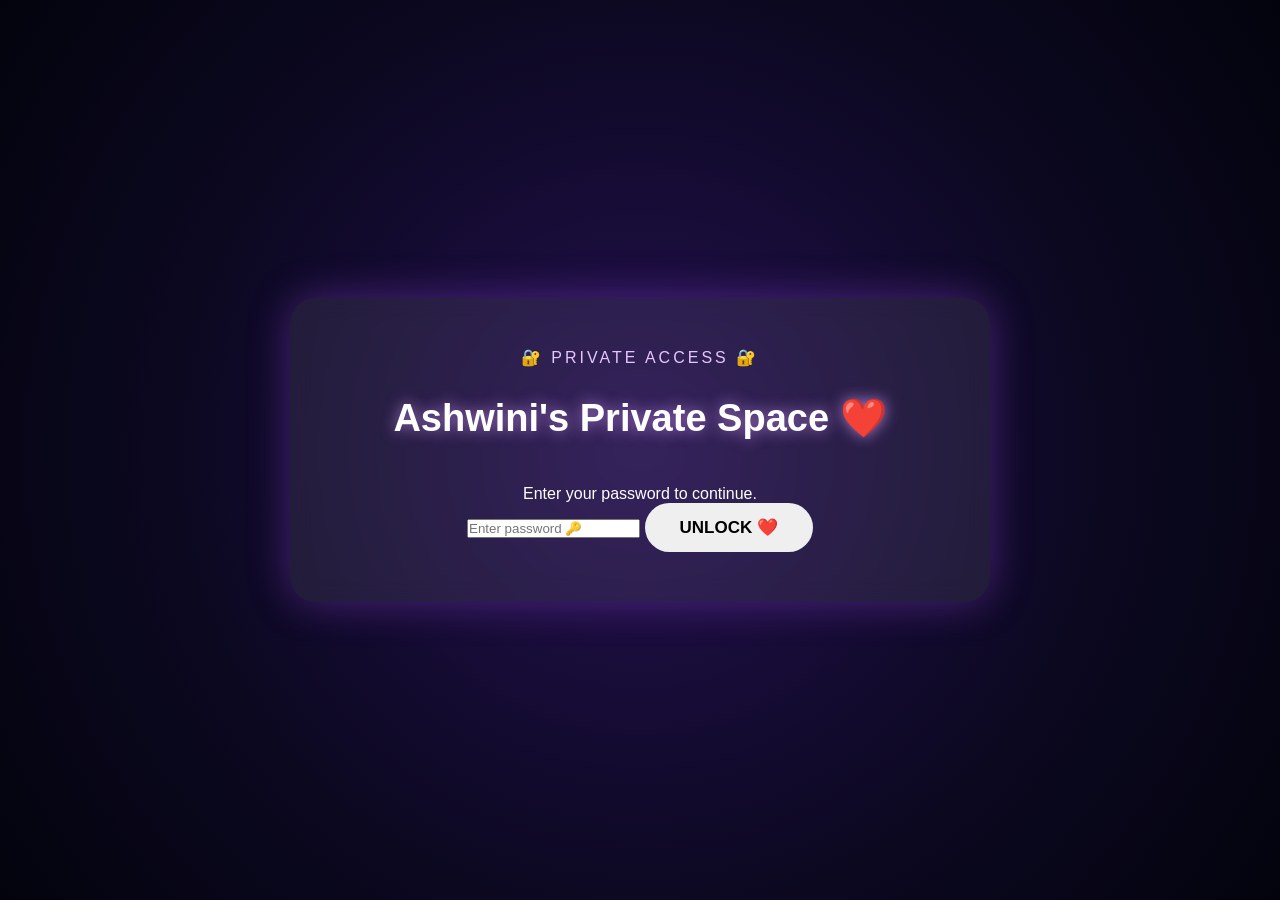
<file: responses.html>
<!DOCTYPE html>
<html lang="en">
<head>
    <meta charset="UTF-8">
    <meta name="viewport" content="width=device-width, initial-scale=1.0">

    <title>Friends Responses 🔐</title>

    <link rel="stylesheet" href="style.css">
</head>

<body>

    <main class="question-page responses-page">

        <p class="small-title">🔐 PRIVATE SPACE 🔐</p>

        <h1>Friends Responses ❤️</h1>

        <p class="page-intro">
            Choose a friend to see their answers. ✨
        </p>

        <div class="responses-list">

            <button onclick="viewResponse('prabhu')">Prabhu ❤️</button>

            <button onclick="viewResponse('bernice ruth')">
                Bernice Ruth ❤️
            </button>

            <button onclick="viewResponse('dhanush')">
                Dhanush ❤️
            </button>

            <button onclick="viewResponse('karthi')">
                Karthi ❤️
            </button>

            <button onclick="viewResponse('franklin')">
                Franklin ❤️
            </button>

            <button onclick="viewResponse('vasu')">
                Vasu ❤️
            </button>

            <button onclick="viewResponse('selva')">
                Selva ❤️
            </button>

            <button onclick="viewResponse('oli')">
                Oli ❤️
            </button>

            <button onclick="viewResponse('varsha')">
                Varsha ❤️
            </button>

            <button onclick="viewResponse('siva priya')">
                Siva Priya ❤️
            </button>

            <button onclick="viewResponse('jani')">
                Jani ❤️
            </button>

            <button onclick="viewResponse('jeya')">
                Jeya ❤️
            </button>

            <button onclick="viewResponse('aishwarya')">
                Aishwarya ❤️
            </button>

            <button onclick="viewResponse('rani')">
                Rani ❤️
            </button>

            <button onclick="viewResponse('namitha')">
                Namitha ❤️
            </button>

        </div>
        <button class="next-btn" onclick="logoutAdmin()">
    LOGOUT 🔒
</button>

    </main>


    <script>

    // Admin access check
    const adminAccess = localStorage.getItem("adminAccess");

    if (adminAccess !== "granted") {
        window.location.href = "admin.html";
    }


    // View friend's response
    function viewResponse(person) {

        localStorage.setItem(
            "viewingPerson",
            person
        );

        window.location.href = "view-response.html";
    }


    // Logout
    function logoutAdmin() {

        localStorage.removeItem("adminAccess");

        window.location.href = "admin.html";
    }

</script>

    </script>

</body>
</html>
</file>
<file: style.css>
* {
    margin: 0;
    padding: 0;
    box-sizing: border-box;
}

body {
    min-height: 100vh;
    display: flex;
    justify-content: center;
    align-items: center;
    background: radial-gradient(circle at center, #24104f, #0b0820 60%, #03030d);
    color: white;
    font-family: Arial, sans-serif;
    overflow: auto;
}

/* Main content */
.question-page {
    width: 90%;
    max-width: 700px;
    text-align: center;
    padding: 50px 30px;
    border-radius: 25px;
    background: rgba(255, 255, 255, 0.08);
    backdrop-filter: blur(12px);
    box-shadow: 0 0 40px rgba(170, 80, 255, 0.35);
}

/* Small heading */
.small-title {
    font-size: 16px;
    letter-spacing: 3px;
    color: #e7c6ff;
    margin-bottom: 25px;
}

/* Main question */
h1 {
    font-size: 38px;
    line-height: 1.4;
    margin-bottom: 40px;
    text-shadow: 0 0 15px rgba(220, 160, 255, 0.7);
}

/* Buttons */
.buttons {
    display: flex;
    justify-content: center;
    gap: 25px;
}

button {
    border: none;
    padding: 14px 35px;
    border-radius: 30px;
    font-size: 17px;
    font-weight: bold;
    cursor: pointer;
    transition: 0.3s;
}

#yesBtn {
    background: #ff4fa3;
    color: white;
    box-shadow: 0 0 20px rgba(255, 79, 163, 0.6);
}

#noBtn {
    background: #3b3154;
    color: white;
}

button:hover {
    transform: scale(1.08);
}

#yesBtn:hover {
    box-shadow: 0 0 30px rgba(255, 79, 163, 0.9);
}

#message {
    margin-top: 30px;
    font-size: 18px;
    color: #ffd6f1;
    min-height: 25px;
}

/* Mobile */
@media (max-width: 600px) {

    .question-page {
        padding: 40px 20px;
    }

    h1 {
        font-size: 27px;
    }

    .buttons {
        gap: 15px;
    }

    button {
        padding: 12px 25px;
        font-size: 15px;
    }
}
/* Page 2 - Name Input */
#nameInput {
    width: 320px;
    max-width: 85%;
    padding: 16px 20px;
    margin-bottom: 20px;
    border: 2px solid rgba(220, 180, 255, 0.5);
    border-radius: 30px;
    background: rgba(255, 255, 255, 0.1);
    color: white;
    font-size: 17px;
    text-align: center;
    outline: none;
    transition: 0.3s;
}

#nameInput::placeholder {
    color: #d8c9e8;
}

#nameInput:focus {
    border-color: #d59cff;
    box-shadow: 0 0 20px rgba(213, 156, 255, 0.5);
}

/* Page 2 - Continue Button */
#continueBtn {
    display: block;
    margin: 0 auto;
    padding: 15px 42px;
    border: none;
    border-radius: 30px;
    background: linear-gradient(135deg, #b85cff, #ff5fb7);
    color: white;
    font-size: 17px;
    font-weight: bold;
    letter-spacing: 1px;
    cursor: pointer;
    box-shadow: 0 0 20px rgba(190, 90, 255, 0.5);
    transition: 0.3s ease;
}

#continueBtn:hover {
    transform: scale(1.08);
    box-shadow: 0 0 30px rgba(255, 100, 210, 0.8);
}
/* Page 4 spacing */

.page4 {
    max-width: 850px;
    margin: 40px auto;
    padding: 50px 35px;
}

.page4 h1 {
    margin-bottom: 15px;
}

.page-intro {
    margin-bottom: 40px;
    color: #dcccf0;
    font-size: 17px;
}

/* Each question */
.question-box {
    margin-bottom: 30px;
    padding: 25px;
    border-radius: 20px;
    background: rgba(255, 255, 255, 0.07);
    border: 1px solid rgba(220, 180, 255, 0.18);
    text-align: left;
    transition: 0.3s ease;
}

.question-box:hover {
    transform: translateY(-3px);
    box-shadow: 0 0 20px rgba(190, 100, 255, 0.18);
}

.question-box label {
    display: block;
    margin-bottom: 16px;
    font-size: 18px;
    line-height: 1.5;
    color: #ffffff;
}

.question-box input {
    width: 100%;
    padding: 14px 18px;
    border: 1px solid rgba(220, 180, 255, 0.35);
    border-radius: 25px;
    background: rgba(255, 255, 255, 0.08);
    color: white;
    font-size: 16px;
    outline: none;
}

.question-box input::placeholder {
    color: #c8b9d8;
}

.question-box input:focus {
    border-color: #d59cff;
    box-shadow: 0 0 15px rgba(213, 156, 255, 0.35);
}

/* Next button */
.next-btn {
    margin-top: 15px;
    padding: 16px 50px;
    border: none;
    border-radius: 30px;
    background: linear-gradient(135deg, #b85cff, #ff5fb7);
    color: white;
    font-size: 17px;
    font-weight: bold;
    cursor: pointer;
    box-shadow: 0 0 20px rgba(190, 90, 255, 0.45);
    transition: 0.3s ease;
}

.next-btn:hover {
    transform: scale(1.07);
    box-shadow: 0 0 30px rgba(255, 100, 210, 0.7);
}

/* Mobile */
@media (max-width: 600px) {

    .page4 {
        width: 94%;
        padding: 35px 18px;
    }

    .question-box {
        margin-bottom: 24px;
        padding: 20px;
    }

    .question-box label {
        font-size: 16px;
    }
}
/* Page 5 options */

.option {
    display: block;
    padding: 13px 16px;
    margin: 10px 0;
    border-radius: 15px;
    background: rgba(255, 255, 255, 0.06);
    cursor: pointer;
    transition: 0.3s ease;
}

.option:hover {
    background: rgba(255, 255, 255, 0.12);
}

.option input {
    margin-right: 10px;
    accent-color: #c66cff;
}
/* Page 5 - Clickable Options */

.option {
    display: flex;
    align-items: center;
    gap: 14px;
    width: 100%;
    box-sizing: border-box;
    padding: 16px 20px;
    margin: 12px 0;
    border-radius: 16px;
    background: rgba(255, 255, 255, 0.07);
    border: 1px solid transparent;
    cursor: pointer;
    transition: 0.3s ease;
}

.option:hover {
    background: rgba(190, 100, 255, 0.15);
    border-color: rgba(213, 156, 255, 0.5);
    transform: translateX(4px);
}

/* IMPORTANT - radio button */
.option input[type="radio"] {
    width: 20px !important;
    height: 20px;
    min-width: 20px;
    margin: 0;
    padding: 0;
    accent-color: #c65cff;
    cursor: pointer;
    flex-shrink: 0;
}

/* Selected option */
.option:has(input[type="radio"]:checked) {
    background: rgba(190, 100, 255, 0.22);
    border-color: #c65cff;
    box-shadow: 0 0 15px rgba(190, 100, 255, 0.25);
}
/* Page 6 - Bigger Answer Box */

.page6 textarea {
    width: 100%;
    min-height: 150px;
    padding: 18px 20px;
    box-sizing: border-box;
    border-radius: 18px;
    border: 1px solid rgba(220, 180, 255, 0.35);
    background: rgba(255, 255, 255, 0.08);
    color: white;
    font-size: 16px;
    line-height: 1.6;
    resize: vertical;
    outline: none;
}

.page6 textarea::placeholder {
    color: #c8b9d8;
}

.page6 textarea:focus {
    border-color: #d59cff;
    box-shadow: 0 0 18px rgba(213, 156, 255, 0.35);
}
/* =========================
   PAGE 7 - FINAL MESSAGE
   ========================= */

.final-page {
    min-height: 100vh;
    width: 100%;
    display: flex;
    justify-content: center;
    align-items: center;
    padding: 60px 20px;
    box-sizing: border-box;
}

.final-card {
    width: 90%;
    max-width: 850px;
    padding: 50px 45px;
    box-sizing: border-box;

    background: rgba(255, 255, 255, 0.07);
    border: 1px solid rgba(220, 180, 255, 0.25);
    border-radius: 30px;

    backdrop-filter: blur(15px);

    box-shadow:
        0 0 40px rgba(160, 80, 255, 0.18);

    text-align: center;

    animation: finalAppear 1.5s ease;
}

.final-card h1 {
    font-size: 38px;
    margin: 15px 0 35px;
}

.message {
    text-align: left;
}

.message p {
    font-size: 17px;
    line-height: 1.9;
    color: #eee3f7;
    margin-bottom: 25px;
}

.message .special-message {
    color: #ffffff;
    font-weight: 500;
}

.message h2 {
    text-align: center;
    font-size: 25px;
    margin: 35px 0;
    line-height: 1.6;
}

.signature {
    text-align: right;
    margin-top: 40px;
    font-size: 19px !important;
}

.final-line {
    margin-top: 45px;
    font-size: 19px;
    color: #e3c8ff;
    font-style: italic;
}

.forever {
    margin-top: 20px;
    font-size: 16px;
    color: #f4d8ff;
}

@keyframes finalAppear {

    from {
        opacity: 0;
        transform: translateY(35px);
    }

    to {
        opacity: 1;
        transform: translateY(0);
    }

}


/* Mobile */

@media (max-width: 600px) {

    .final-page {
        padding: 35px 12px;
        align-items: flex-start;
    }

    .final-card {
        width: 100%;
        padding: 35px 22px;
        border-radius: 22px;
    }

    .final-card h1 {
        font-size: 28px;
        margin-bottom: 30px;
    }

    .message p {
        font-size: 15px;
        line-height: 1.8;
    }

    .message h2 {
        font-size: 21px;
    }

    .signature {
        font-size: 17px !important;
    }

    .final-line {
        font-size: 16px;
    }

}
/* =========================
   RESPONSE PAGE
   ========================= */

.responses-page {
    min-height: 100vh;
    padding: 50px 20px;
    box-sizing: border-box;
}

.responses-list {
    width: 100%;
    max-width: 600px;
    margin: 30px auto;
    display: flex;
    flex-direction: column;
    gap: 15px;
}

.responses-list button {
    width: 100%;
    padding: 18px;
    border: none;
    border-radius: 18px;
    font-size: 17px;
    cursor: pointer;

    background: rgba(255, 255, 255, 0.08);
    color: white;

    border: 1px solid rgba(220, 180, 255, 0.25);

    transition: 0.3s;
}

.responses-list button:hover {
    transform: translateY(-3px);
    box-shadow: 0 0 20px rgba(200, 150, 255, 0.3);
}

.response-section {
    width: 100%;
    max-width: 850px;
    margin: 30px auto;
    padding: 30px;
    box-sizing: border-box;

    background: rgba(255, 255, 255, 0.06);
    border-radius: 25px;

    border: 1px solid rgba(220, 180, 255, 0.2);
}

.response-section h2 {
    text-align: center;
    margin-bottom: 25px;
}

.answer-box {
    padding: 16px 18px;
    margin: 12px 0;

    border-radius: 15px;

    background: rgba(255, 255, 255, 0.07);

    color: #eee3f7;

    line-height: 1.7;
}

.answer-box strong {
    color: #ffffff;
}
</file>
